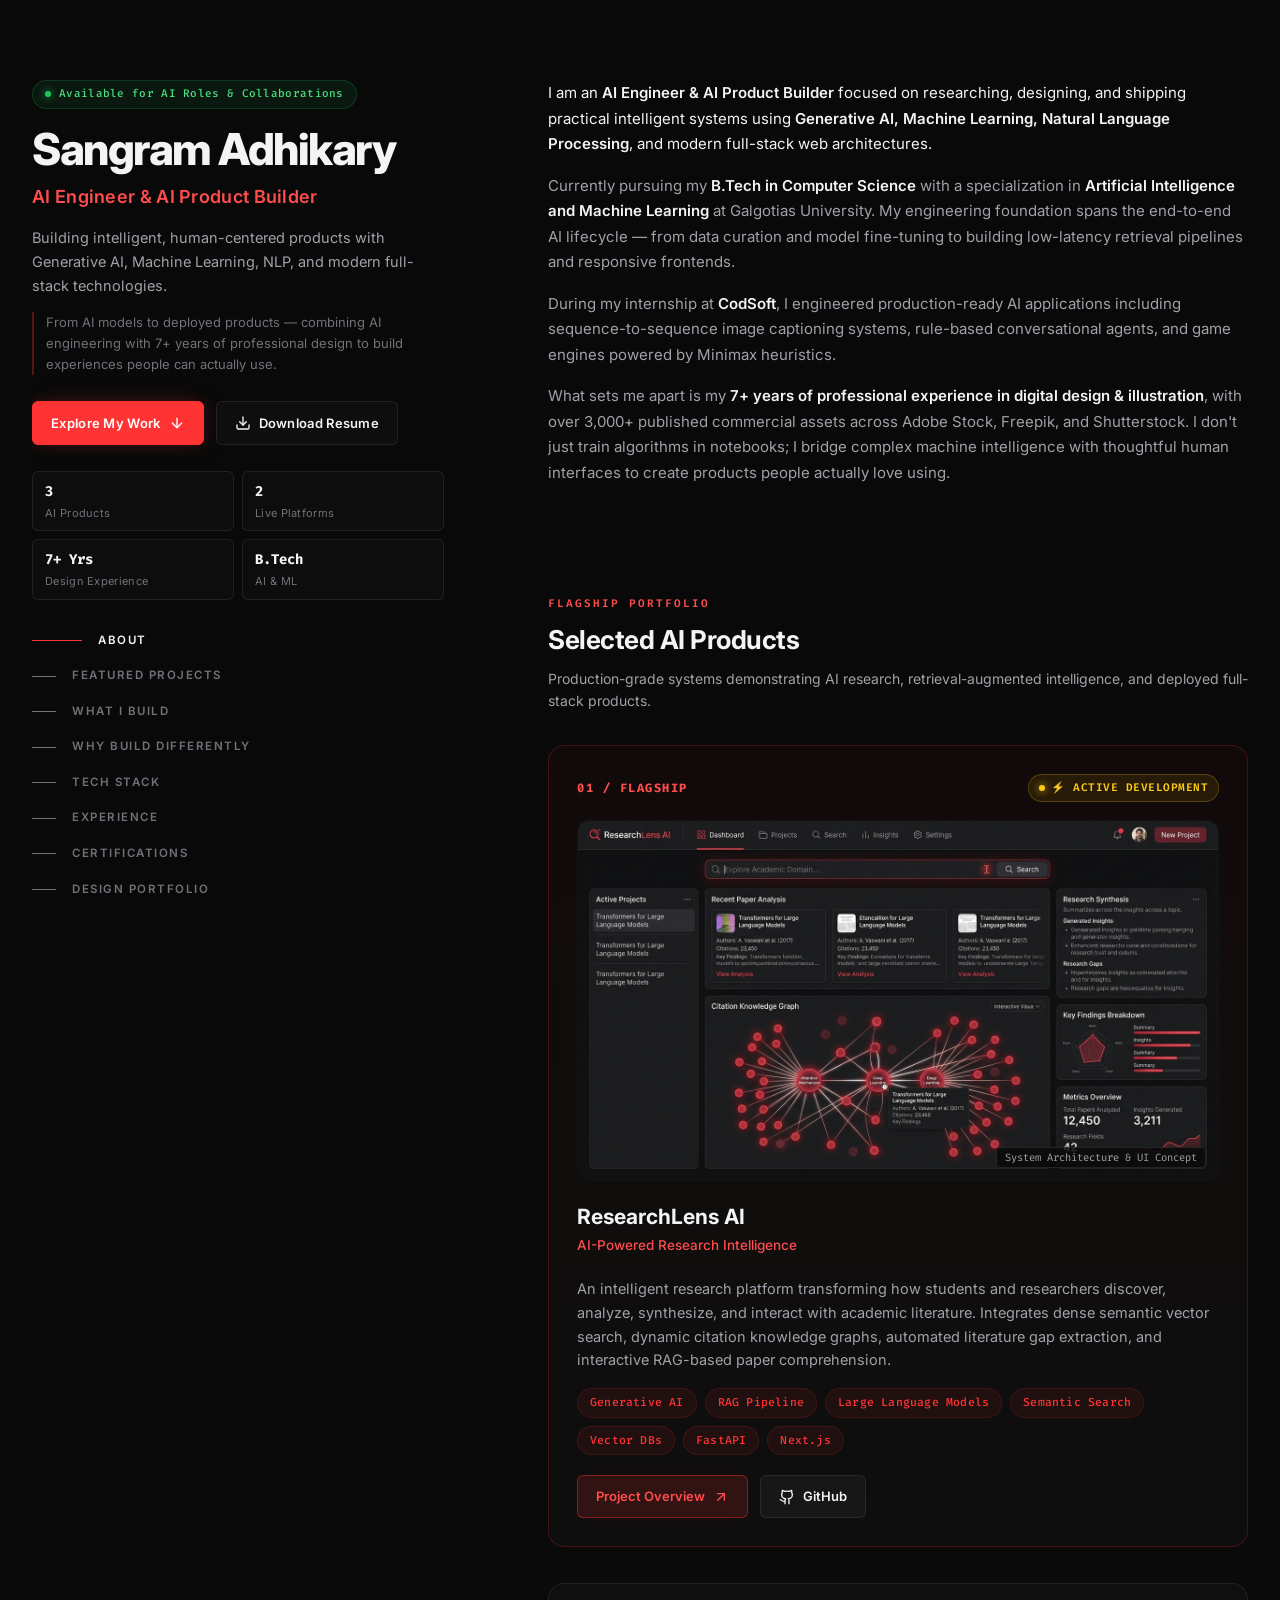
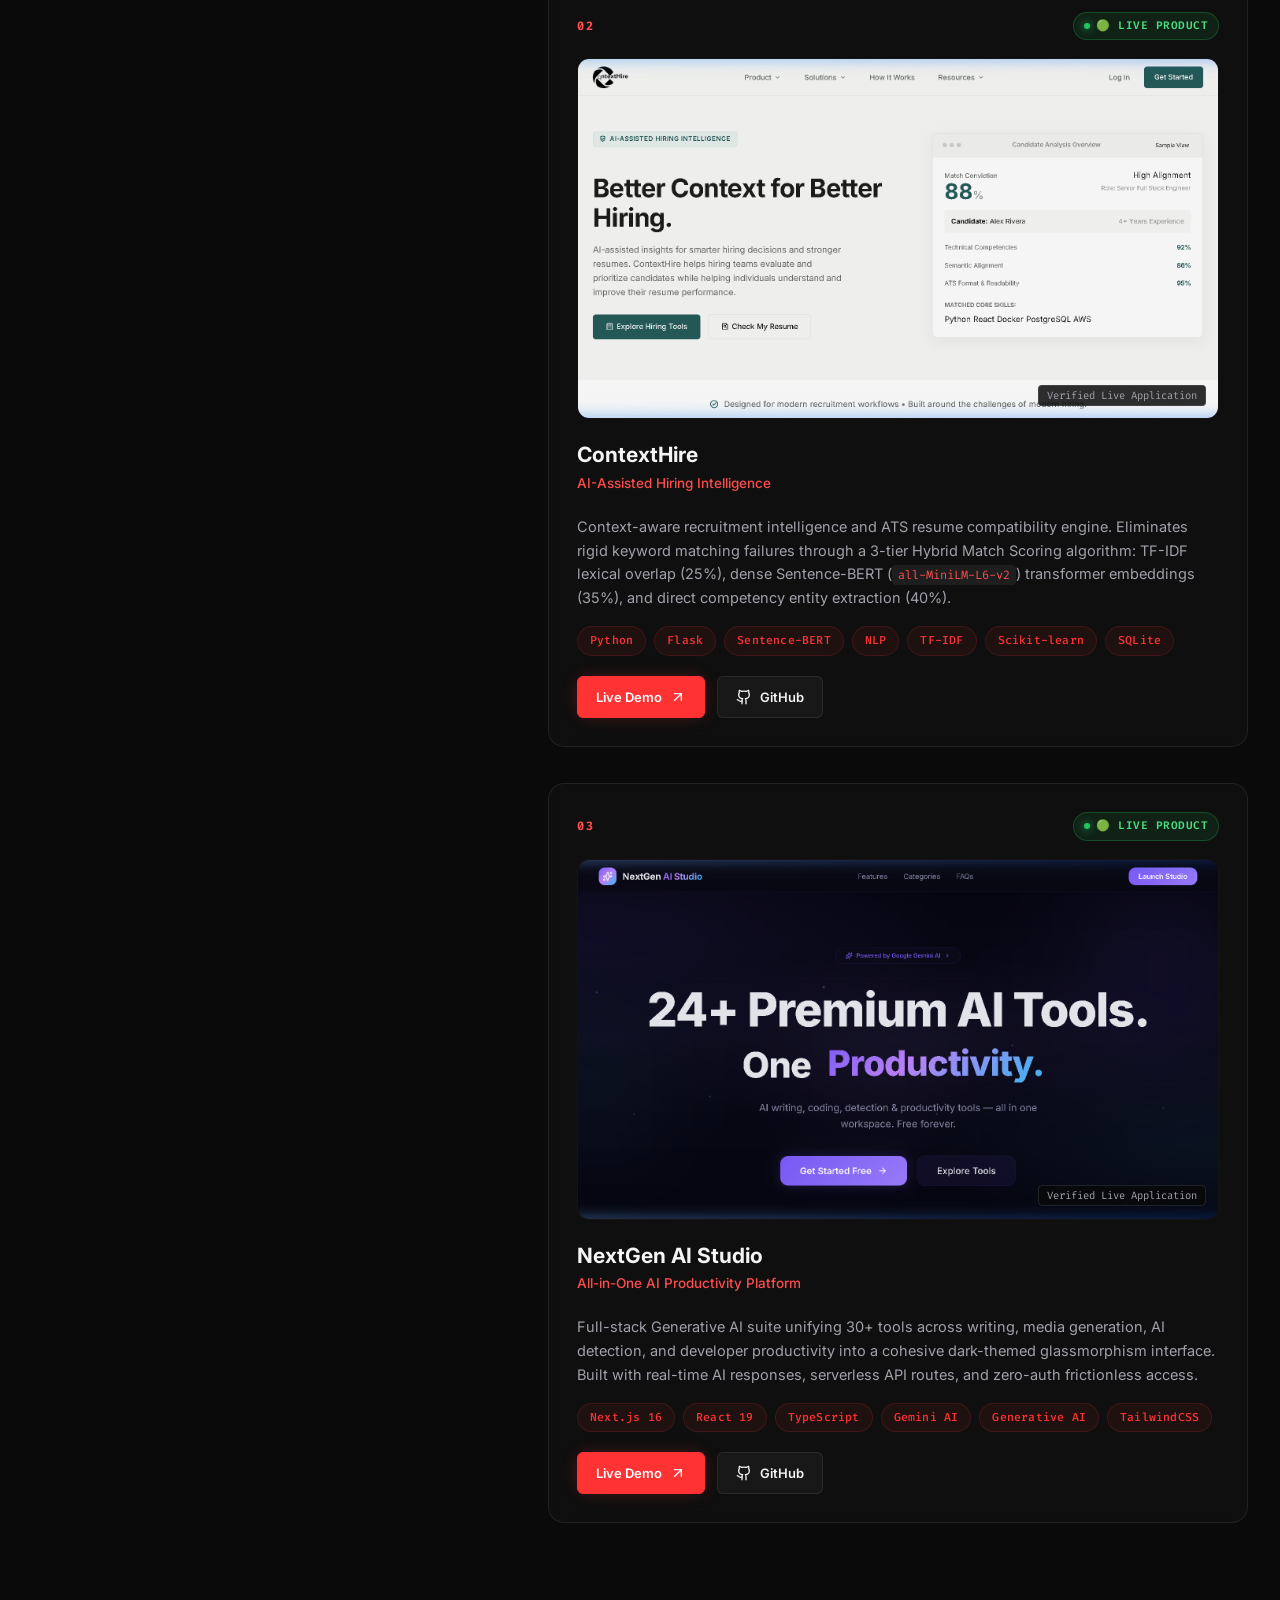
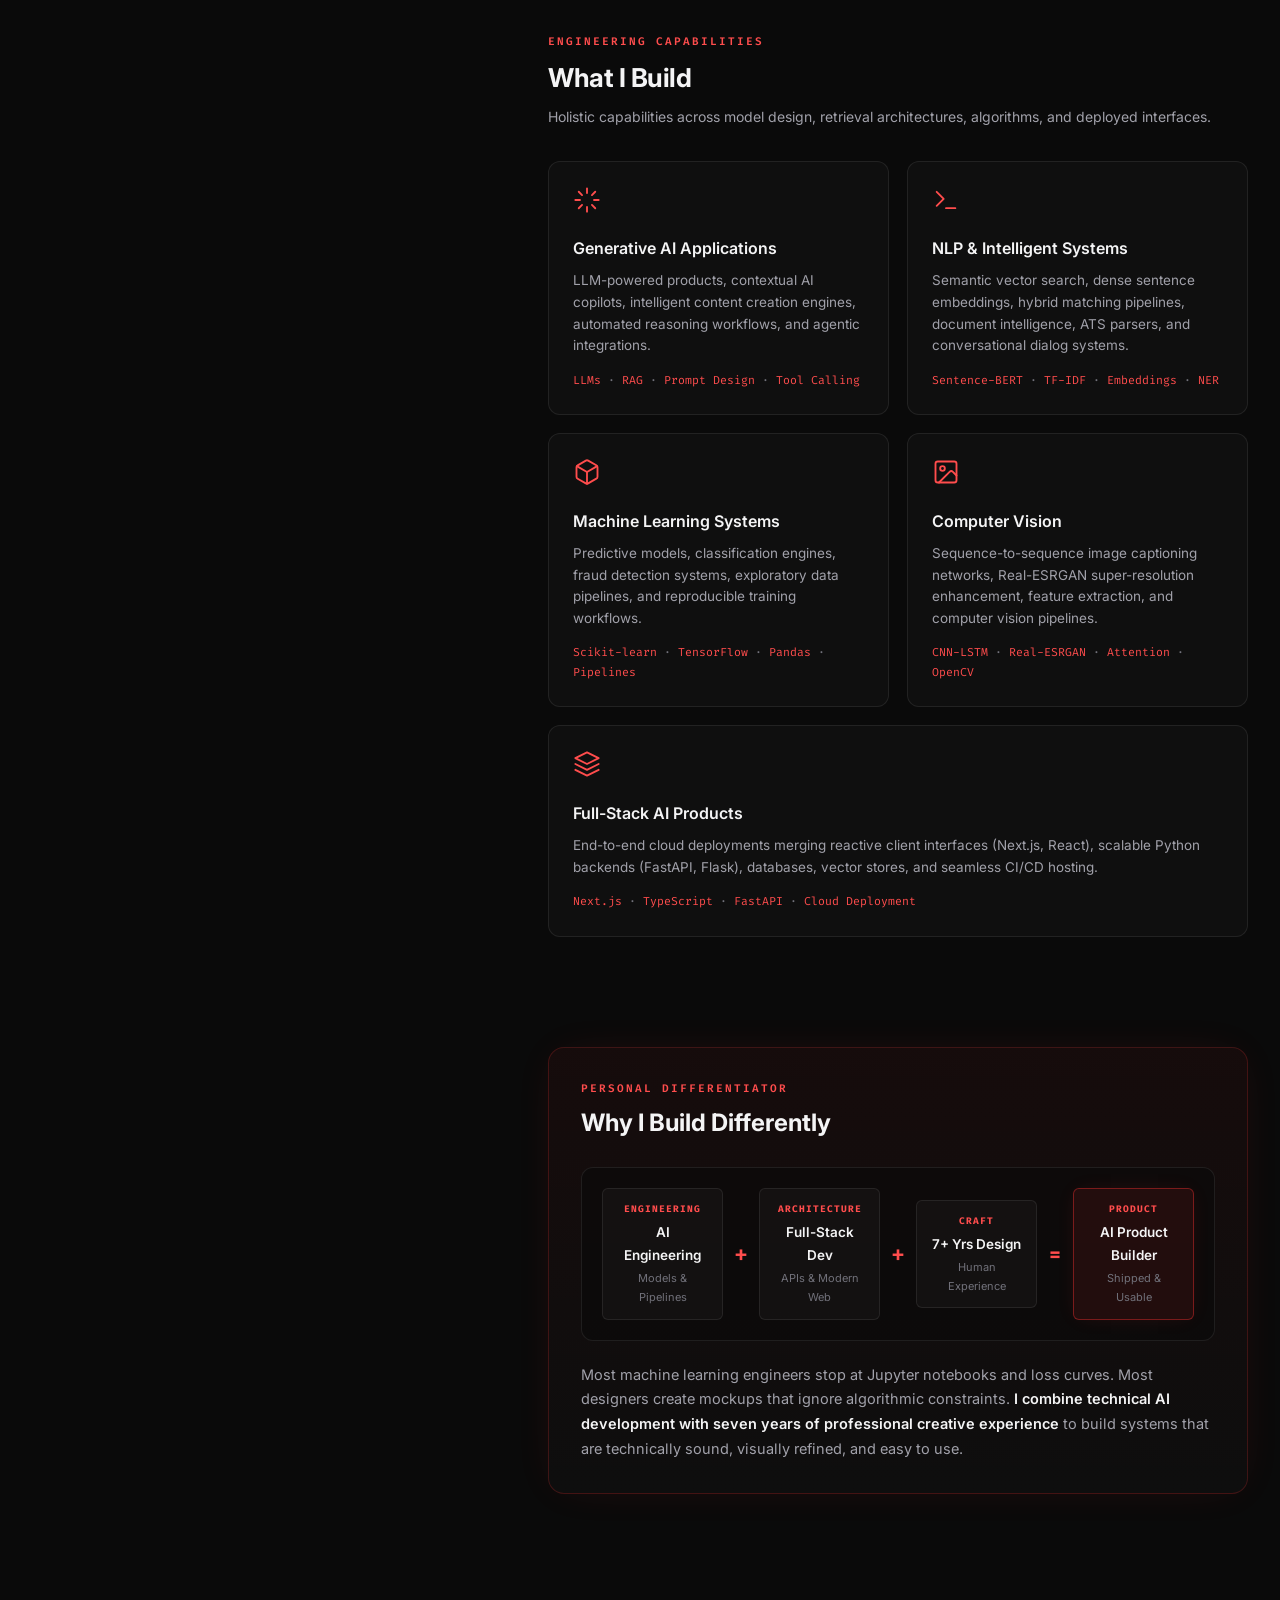
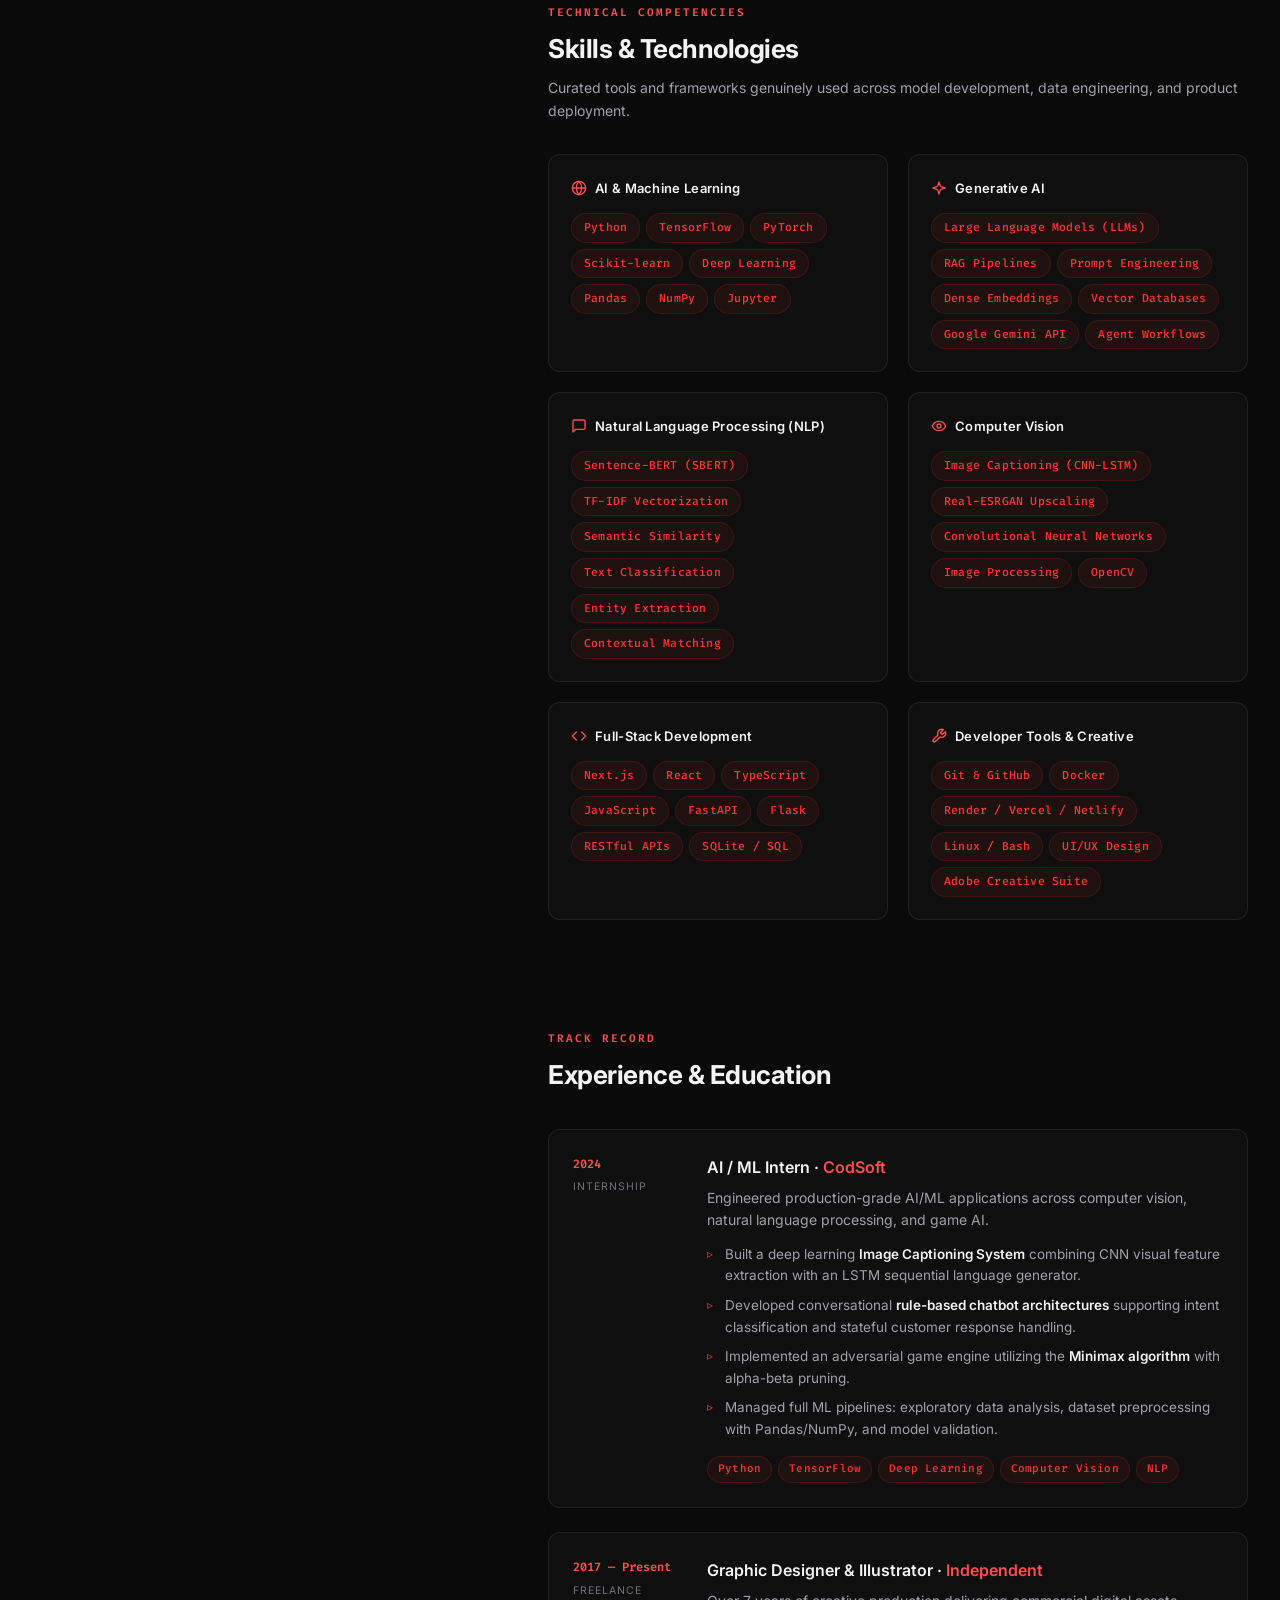
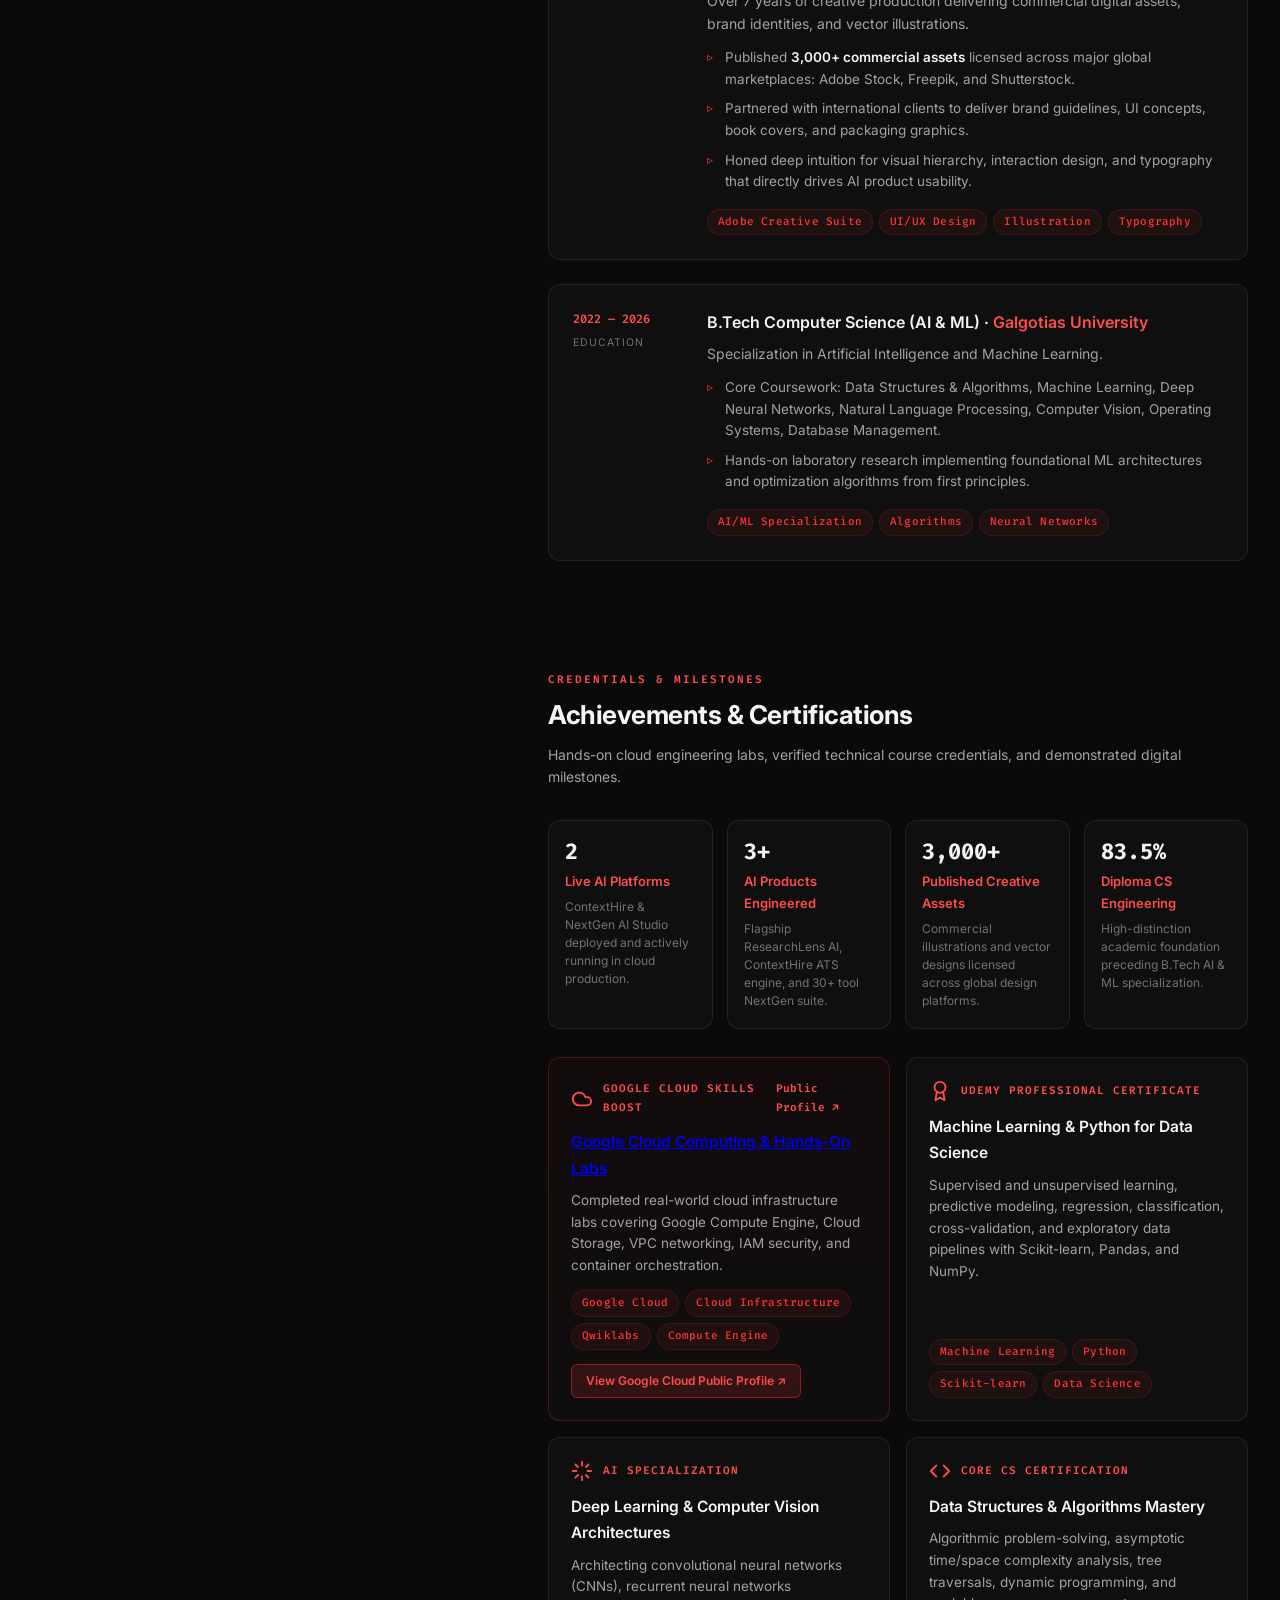
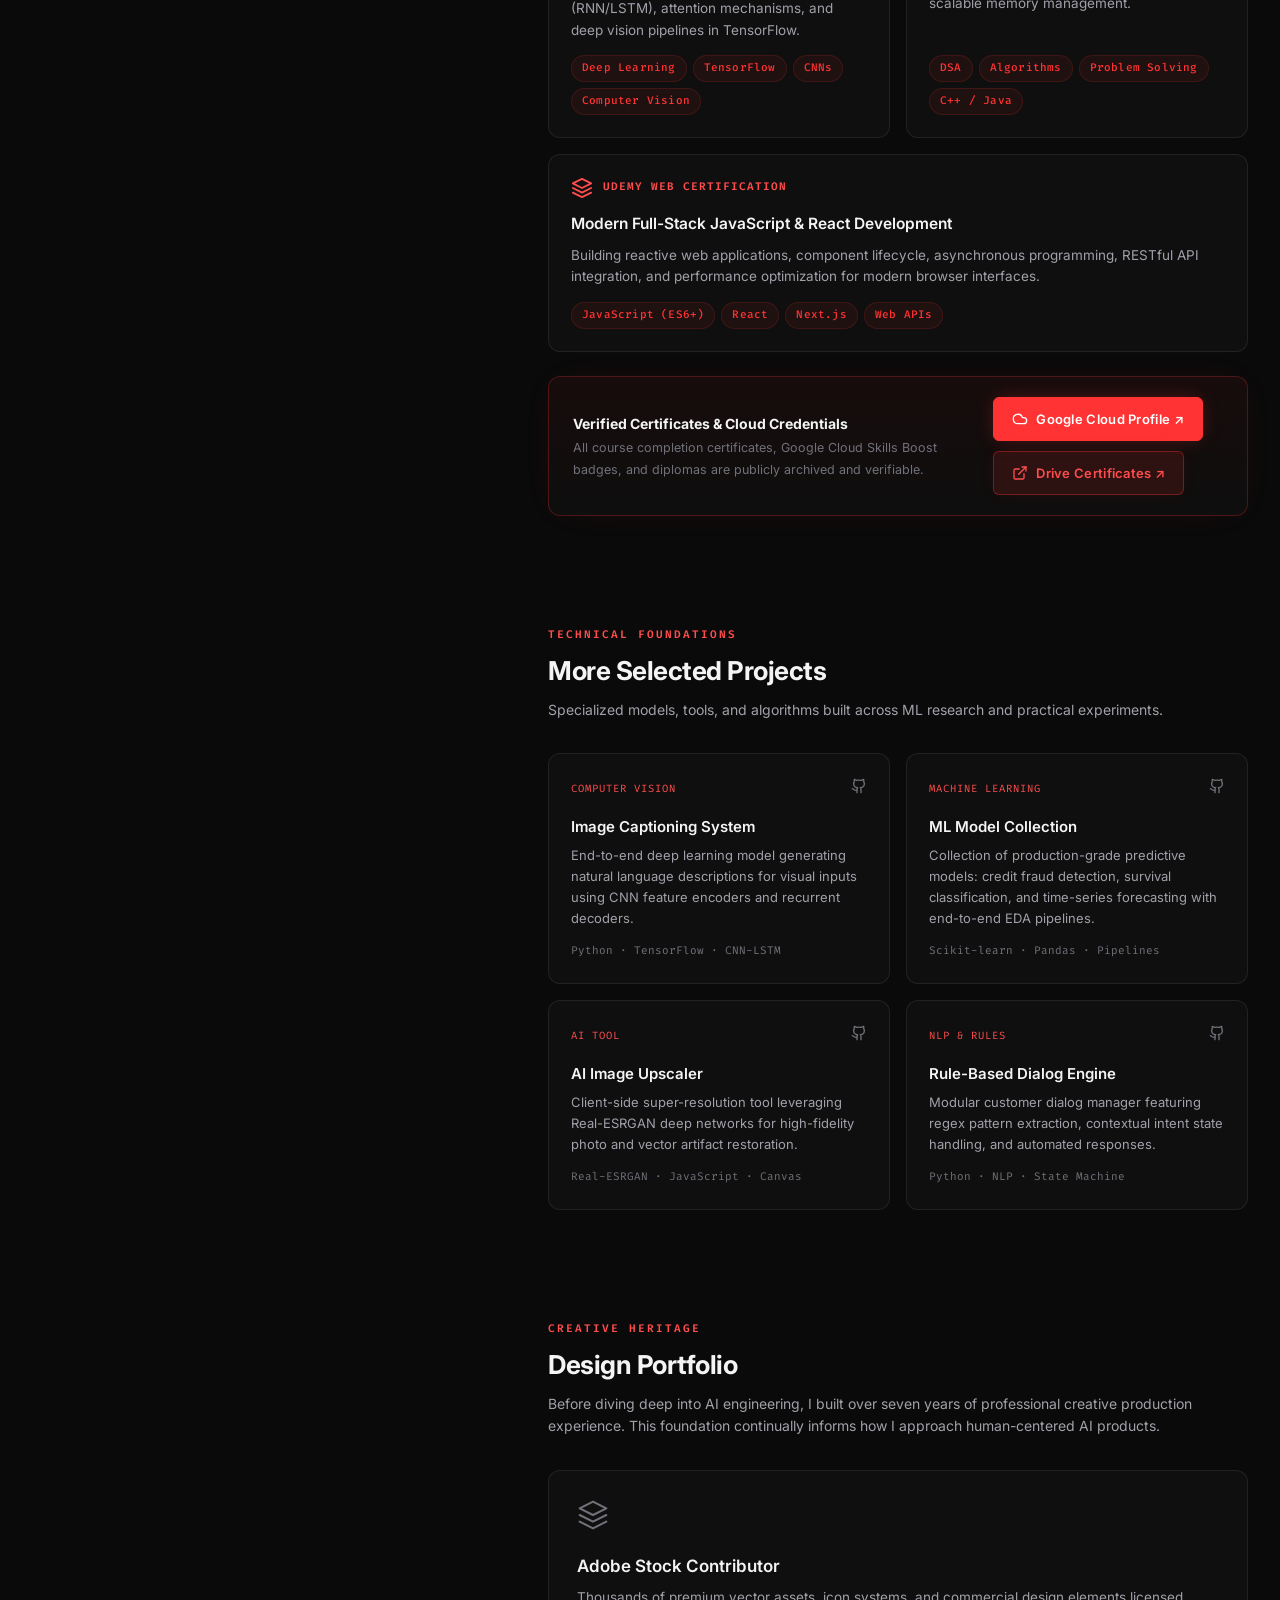
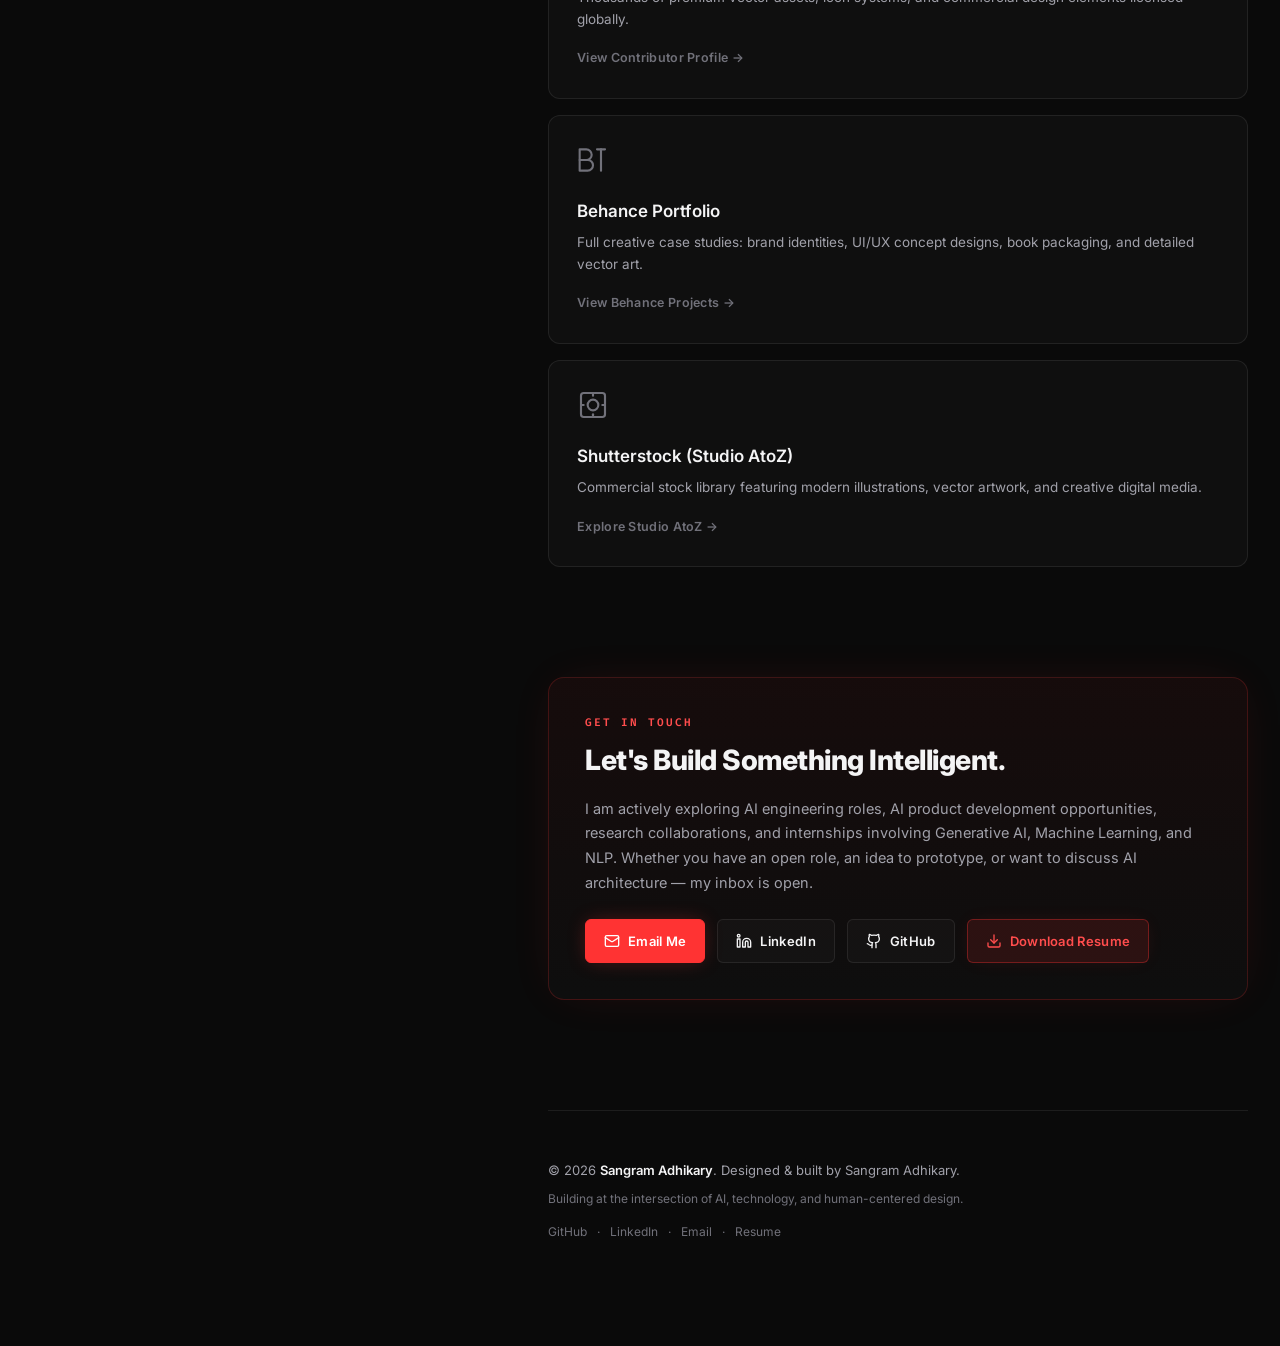
<file: index.html>
<!DOCTYPE html>
<html lang="en">

<head>
  <meta charset="UTF-8" />
  <meta name="viewport" content="width=device-width, initial-scale=1.0" />
  <title>Sangram Adhikary | AI Engineer & AI Product Builder</title>
  <meta name="description"
    content="AI Engineer and AI Product Builder specializing in Generative AI, Machine Learning, NLP, Computer Vision, and full-stack intelligent applications." />
  <meta name="keywords"
    content="AI Engineer, Machine Learning Engineer, Generative AI Developer, NLP Developer, Full Stack AI Developer, Artificial Intelligence Portfolio, Sangram Adhikary" />
  <meta name="author" content="Sangram Adhikary" />

  <!-- Open Graph / Social Preview -->
  <meta property="og:type" content="website" />
  <meta property="og:title" content="Sangram Adhikary | AI Engineer & AI Product Builder" />
  <meta property="og:description"
    content="Building intelligent, human-centered products with Generative AI, Machine Learning, NLP, and modern full-stack technologies." />
  <meta property="og:image" content="assets/nextgen-ai-studio-preview.png" />
  <meta name="twitter:card" content="summary_large_image" />
  <meta name="twitter:title" content="Sangram Adhikary | AI Engineer & AI Product Builder" />
  <meta name="twitter:description"
    content="Building intelligent, human-centered products with Generative AI, Machine Learning, NLP, and modern full-stack technologies." />

  <!-- Fonts & Styles -->
  <link rel="preconnect" href="https://fonts.googleapis.com" />
  <link rel="preconnect" href="https://fonts.gstatic.com" crossorigin />
  <link
    href="https://fonts.googleapis.com/css2?family=Inter:wght@300;400;500;600;700;800&family=Fira+Code:wght@400;500;600&display=swap"
    rel="stylesheet" />
  <link rel="stylesheet" href="style.css" />
</head>

<body>
  <!-- Cursor glow overlay -->
  <div id="cursor-glow" aria-hidden="true"></div>

  <!-- Code rain canvas -->
  <canvas id="code-rain" aria-hidden="true"></canvas>

  <div class="layout">
    <!-- ═══════════════════ LEFT PANEL (Sticky Hero & Nav) ═══════════════════ -->
    <header class="left-panel" id="left-panel">
      <div class="left-panel__top">
        <div class="identity-badge">
          <span class="status-pulse-dot"></span>
          <span>Available for AI Roles &amp; Collaborations</span>
        </div>

        <h1 class="name">Sangram Adhikary</h1>
        <h2 class="title">AI Engineer &amp; AI Product Builder</h2>

        <p class="tagline">
          Building intelligent, human-centered products with Generative AI, Machine Learning, NLP, and modern full-stack technologies.
        </p>

        <p class="philosophy-line">
          From AI models to deployed products — combining AI engineering with 7+ years of professional design to build experiences people can actually use.
        </p>

        <!-- Hero Actions -->
        <div class="hero-actions">
          <a href="#projects" class="btn btn--primary" id="hero-btn-work">
            <span>Explore My Work</span>
            <svg xmlns="http://www.w3.org/2000/svg" width="16" height="16" viewBox="0 0 24 24" fill="none"
              stroke="currentColor" stroke-width="2" stroke-linecap="round" stroke-linejoin="round">
              <line x1="12" y1="5" x2="12" y2="19"></line>
              <polyline points="19 12 12 19 5 12"></polyline>
            </svg>
          </a>
          <a href="resume/Sangram-Adhikary-AI-Engineer-Resume.pdf" target="_blank" rel="noopener noreferrer"
            class="btn btn--secondary" id="hero-btn-resume">
            <svg xmlns="http://www.w3.org/2000/svg" width="16" height="16" viewBox="0 0 24 24" fill="none"
              stroke="currentColor" stroke-width="2" stroke-linecap="round" stroke-linejoin="round">
              <path d="M21 15v4a2 2 0 0 1-2 2H5a2 2 0 0 1-2-2v-4"></path>
              <polyline points="7 10 12 15 17 10"></polyline>
              <line x1="12" y1="15" x2="12" y2="3"></line>
            </svg>
            <span>Download Resume</span>
          </a>
        </div>

        <!-- Hero Subtle Stats -->
        <div class="hero-stats" aria-label="Portfolio highlights">
          <div class="stat-pill">
            <span class="stat-value">3</span>
            <span class="stat-label">AI Products</span>
          </div>
          <div class="stat-pill">
            <span class="stat-value">2</span>
            <span class="stat-label">Live Platforms</span>
          </div>
          <div class="stat-pill">
            <span class="stat-value">7+ Yrs</span>
            <span class="stat-label">Design Experience</span>
          </div>
          <div class="stat-pill">
            <span class="stat-value">B.Tech</span>
            <span class="stat-label">AI &amp; ML</span>
          </div>
        </div>
      </div>

      <!-- Navigation Links -->
      <nav class="nav" aria-label="Main navigation">
        <a href="#about" class="nav__link active" data-section="about">
          <span class="nav__indicator"></span>
          <span class="nav__text">About</span>
        </a>
        <a href="#projects" class="nav__link" data-section="projects">
          <span class="nav__indicator"></span>
          <span class="nav__text">Featured Projects</span>
        </a>
        <a href="#capabilities" class="nav__link" data-section="capabilities">
          <span class="nav__indicator"></span>
          <span class="nav__text">What I Build</span>
        </a>
        <a href="#differentiator" class="nav__link" data-section="differentiator">
          <span class="nav__indicator"></span>
          <span class="nav__text">Why Build Differently</span>
        </a>
        <a href="#skills" class="nav__link" data-section="skills">
          <span class="nav__indicator"></span>
          <span class="nav__text">Tech Stack</span>
        </a>
        <a href="#experience" class="nav__link" data-section="experience">
          <span class="nav__indicator"></span>
          <span class="nav__text">Experience</span>
        </a>
        <a href="#certifications" class="nav__link" data-section="certifications">
          <span class="nav__indicator"></span>
          <span class="nav__text">Certifications</span>
        </a>
        <a href="#portfolio" class="nav__link" data-section="portfolio">
          <span class="nav__indicator"></span>
          <span class="nav__text">Design Portfolio</span>
        </a>
        <a href="#contact" class="nav__link" data-section="contact">
          <span class="nav__indicator"></span>
          <span class="nav__text">Contact</span>
        </a>

        <!-- Compact Navigation Resume Link -->
        <a href="resume/Sangram-Adhikary-AI-Engineer-Resume.pdf" target="_blank" rel="noopener noreferrer"
          class="nav__resume-btn" id="nav-resume-btn" aria-label="Download Resume PDF">
          <span>Resume ↓</span>
        </a>
      </nav>

      <!-- Social Icons -->
      <div class="socials">
        <a href="https://github.com/SANGRAMADHIKARYsrc" target="_blank" rel="noopener noreferrer" aria-label="GitHub"
          class="social-icon" id="social-github">
          <svg xmlns="http://www.w3.org/2000/svg" width="20" height="20" viewBox="0 0 24 24" fill="none"
            stroke="currentColor" stroke-width="1.6" stroke-linecap="round" stroke-linejoin="round">
            <path
              d="M15 22v-4a4.8 4.8 0 0 0-1-3.5c3 0 6-2 6-5.5.08-1.25-.27-2.48-1-3.5.28-1.15.28-2.35 0-3.5 0 0-1 0-3 1.5-2.64-.5-5.36-.5-8 0C6 2 5 2 5 2c-.3 1.15-.3 2.35 0 3.5A5.403 5.403 0 0 0 4 9c0 3.5 3 5.5 6 5.5-.39.49-.68 1.05-.85 1.65-.17.6-.22 1.23-.15 1.85v4" />
            <path d="M9 18c-4.51 2-5-2-7-2" />
          </svg>
        </a>
        <a href="https://www.linkedin.com/in/sangramadhikary/" target="_blank" rel="noopener noreferrer"
          aria-label="LinkedIn" class="social-icon" id="social-linkedin">
          <svg xmlns="http://www.w3.org/2000/svg" width="20" height="20" viewBox="0 0 24 24" fill="none"
            stroke="currentColor" stroke-width="1.6" stroke-linecap="round" stroke-linejoin="round">
            <path d="M16 8a6 6 0 0 1 6 6v7h-4v-7a2 2 0 0 0-2-2 2 2 0 0 0-2 2v7h-4v-7a6 6 0 0 1 6-6z" />
            <rect width="4" height="12" x="2" y="9" />
            <circle cx="4" cy="4" r="2" />
          </svg>
        </a>
        <a href="https://mail.google.com/mail/?view=cm&fs=1&to=sangramadhikary900@gmail.com" target="_blank" rel="noopener noreferrer" aria-label="Email" class="social-icon" id="social-email">
          <svg xmlns="http://www.w3.org/2000/svg" width="20" height="20" viewBox="0 0 24 24" fill="none"
            stroke="currentColor" stroke-width="1.6" stroke-linecap="round" stroke-linejoin="round">
            <rect width="20" height="16" x="2" y="4" rx="2" />
            <path d="m22 7-8.97 5.7a1.94 1.94 0 0 1-2.06 0L2 7" />
          </svg>
        </a>
        <a href="https://www.behance.net/sangramadhikary01" target="_blank" rel="noopener noreferrer"
          aria-label="Behance" class="social-icon" id="social-behance">
          <svg xmlns="http://www.w3.org/2000/svg" width="20" height="20" viewBox="0 0 24 24" fill="none"
            stroke="currentColor" stroke-width="1.6" stroke-linecap="round" stroke-linejoin="round">
            <path d="M2 12h6a4 4 0 0 1 0 8H2z" />
            <path d="M2 4h5a4 4 0 0 1 0 8H2z" />
            <path d="M15 4h6" />
            <path d="M18 4v16" />
          </svg>
        </a>
      </div>
    </header>

    <!-- ═══════════════════ RIGHT PANEL (Scrolling Content) ═══════════════════ -->
    <main class="right-panel" id="content">

      <!-- ── 01. ABOUT ── -->
      <section id="about" class="section" aria-label="About me">
        <div class="section__header-mobile">
          <h2 class="section__title-mobile">About</h2>
        </div>
        <div class="section__content">
          <p class="lead-text">
            I am an <strong>AI Engineer &amp; AI Product Builder</strong> focused on researching, designing, and shipping practical intelligent systems using <strong>Generative AI, Machine Learning, Natural Language Processing</strong>, and modern full-stack web architectures.
          </p>
          <p>
            Currently pursuing my <strong>B.Tech in Computer Science</strong> with a specialization in <strong>Artificial Intelligence and Machine Learning</strong> at Galgotias University. My engineering foundation spans the end-to-end AI lifecycle — from data curation and model fine-tuning to building low-latency retrieval pipelines and responsive frontends.
          </p>
          <p>
            During my internship at <strong>CodSoft</strong>, I engineered production-ready AI applications including sequence-to-sequence image captioning systems, rule-based conversational agents, and game engines powered by Minimax heuristics.
          </p>
          <p>
            What sets me apart is my <strong>7+ years of professional experience in digital design &amp; illustration</strong>, with over 3,000+ published commercial assets across Adobe Stock, Freepik, and Shutterstock. I don't just train algorithms in notebooks; I bridge complex machine intelligence with thoughtful human interfaces to create products people actually love using.
          </p>
        </div>
      </section>

      <!-- ── 02. FEATURED PROJECTS (FLAGSHIP TRIO) ── -->
      <section id="projects" class="section" aria-label="Featured Projects">
        <div class="section__header-mobile">
          <h2 class="section__title-mobile">Featured Projects</h2>
        </div>

        <div class="section-title-wrap">
          <span class="section-eyebrow">Flagship Portfolio</span>
          <h2 class="section-heading">Selected AI Products</h2>
          <p class="section-subtext">
            Production-grade systems demonstrating AI research, retrieval-augmented intelligence, and deployed full-stack products.
          </p>
        </div>

        <div class="flagship-projects">

          <!-- PROJECT 01 — RESEARCHLENS AI (FLAGSHIP) -->
          <article class="flagship-card flagship-card--primary" id="proj-researchlens">
            <div class="flagship-card__header">
              <span class="project-num">01 / FLAGSHIP</span>
              <div class="status-badge status-badge--active">
                <span class="status-badge__dot"></span>
                <span>⚡ ACTIVE DEVELOPMENT</span>
              </div>
            </div>

            <div class="flagship-card__media">
              <a href="projects/researchlens-ai/" aria-label="Explore ResearchLens AI Overview">
                <img src="assets/researchlens-preview.jpg" alt="ResearchLens AI Intelligence Platform Dashboard Mockup"
                  loading="lazy" class="flagship-card__img" />
                <div class="media-overlay">
                  <span class="media-badge">System Architecture &amp; UI Concept</span>
                </div>
              </a>
            </div>

            <div class="flagship-card__body">
              <div class="title-row">
                <h3 class="flagship-card__title">
                  <a href="projects/researchlens-ai/">ResearchLens AI</a>
                </h3>
                <span class="flagship-card__tagline">AI-Powered Research Intelligence</span>
              </div>

              <p class="flagship-card__desc">
                An intelligent research platform transforming how students and researchers discover, analyze, synthesize, and interact with academic literature. Integrates dense semantic vector search, dynamic citation knowledge graphs, automated literature gap extraction, and interactive RAG-based paper comprehension.
              </p>

              <div class="flagship-card__tech">
                <span class="tag">Generative AI</span>
                <span class="tag">RAG Pipeline</span>
                <span class="tag">Large Language Models</span>
                <span class="tag">Semantic Search</span>
                <span class="tag">Vector DBs</span>
                <span class="tag">FastAPI</span>
                <span class="tag">Next.js</span>
              </div>

              <div class="flagship-card__actions">
                <a href="projects/researchlens-ai/" class="action-btn action-btn--featured" id="btn-researchlens-overview">
                  <span>Project Overview</span>
                  <svg xmlns="http://www.w3.org/2000/svg" width="16" height="16" viewBox="0 0 24 24" fill="none"
                    stroke="currentColor" stroke-width="2" stroke-linecap="round" stroke-linejoin="round">
                    <line x1="7" y1="17" x2="17" y2="7" />
                    <polyline points="7 7 17 7 17 17" />
                  </svg>
                </a>
                <a href="https://github.com/SANGRAMADHIKARYsrc" target="_blank" rel="noopener noreferrer"
                  class="action-btn action-btn--secondary" id="btn-researchlens-github">
                  <svg xmlns="http://www.w3.org/2000/svg" width="16" height="16" viewBox="0 0 24 24" fill="none"
                    stroke="currentColor" stroke-width="2" stroke-linecap="round" stroke-linejoin="round">
                    <path
                      d="M15 22v-4a4.8 4.8 0 0 0-1-3.5c3 0 6-2 6-5.5.08-1.25-.27-2.48-1-3.5.28-1.15.28-2.35 0-3.5 0 0-1 0-3 1.5-2.64-.5-5.36-.5-8 0C6 2 5 2 5 2c-.3 1.15-.3 2.35 0 3.5A5.403 5.403 0 0 0 4 9c0 3.5 3 5.5 6 5.5-.39.49-.68 1.05-.85 1.65-.17.6-.22 1.23-.15 1.85v4" />
                    <path d="M9 18c-4.51 2-5-2-7-2" />
                  </svg>
                  <span>GitHub</span>
                </a>
              </div>
            </div>
          </article>

          <!-- PROJECT 02 — CONTEXTHIRE -->
          <article class="flagship-card" id="proj-contexthire">
            <div class="flagship-card__header">
              <span class="project-num">02</span>
              <div class="status-badge status-badge--live">
                <span class="status-badge__dot"></span>
                <span>🟢 LIVE PRODUCT</span>
              </div>
            </div>

            <div class="flagship-card__media">
              <a href="https://contexthire.onrender.com/" target="_blank" rel="noopener noreferrer"
                aria-label="Open ContextHire Live Application">
                <img src="assets/contexthire-preview.png" alt="ContextHire AI Candidate Screening Platform Dashboard"
                  loading="lazy" class="flagship-card__img" />
                <div class="media-overlay">
                  <span class="media-badge">Verified Live Application</span>
                </div>
              </a>
            </div>

            <div class="flagship-card__body">
              <div class="title-row">
                <h3 class="flagship-card__title">
                  <a href="https://contexthire.onrender.com/" target="_blank" rel="noopener noreferrer">ContextHire</a>
                </h3>
                <span class="flagship-card__tagline">AI-Assisted Hiring Intelligence</span>
              </div>

              <p class="flagship-card__desc">
                Context-aware recruitment intelligence and ATS resume compatibility engine. Eliminates rigid keyword matching failures through a 3-tier Hybrid Match Scoring algorithm: TF-IDF lexical overlap (25%), dense Sentence-BERT (<code class="code-inline">all-MiniLM-L6-v2</code>) transformer embeddings (35%), and direct competency entity extraction (40%).
              </p>

              <div class="flagship-card__tech">
                <span class="tag">Python</span>
                <span class="tag">Flask</span>
                <span class="tag">Sentence-BERT</span>
                <span class="tag">NLP</span>
                <span class="tag">TF-IDF</span>
                <span class="tag">Scikit-learn</span>
                <span class="tag">SQLite</span>
              </div>

              <div class="flagship-card__actions">
                <a href="https://contexthire.onrender.com/" target="_blank" rel="noopener noreferrer"
                  class="action-btn action-btn--primary" id="btn-contexthire-live">
                  <span>Live Demo</span>
                  <svg xmlns="http://www.w3.org/2000/svg" width="16" height="16" viewBox="0 0 24 24" fill="none"
                    stroke="currentColor" stroke-width="2" stroke-linecap="round" stroke-linejoin="round">
                    <line x1="7" y1="17" x2="17" y2="7" />
                    <polyline points="7 7 17 7 17 17" />
                  </svg>
                </a>
                <a href="https://github.com/SANGRAMADHIKARYsrc/ContextHire" target="_blank" rel="noopener noreferrer"
                  class="action-btn action-btn--secondary" id="btn-contexthire-github">
                  <svg xmlns="http://www.w3.org/2000/svg" width="16" height="16" viewBox="0 0 24 24" fill="none"
                    stroke="currentColor" stroke-width="2" stroke-linecap="round" stroke-linejoin="round">
                    <path
                      d="M15 22v-4a4.8 4.8 0 0 0-1-3.5c3 0 6-2 6-5.5.08-1.25-.27-2.48-1-3.5.28-1.15.28-2.35 0-3.5 0 0-1 0-3 1.5-2.64-.5-5.36-.5-8 0C6 2 5 2 5 2c-.3 1.15-.3 2.35 0 3.5A5.403 5.403 0 0 0 4 9c0 3.5 3 5.5 6 5.5-.39.49-.68 1.05-.85 1.65-.17.6-.22 1.23-.15 1.85v4" />
                    <path d="M9 18c-4.51 2-5-2-7-2" />
                  </svg>
                  <span>GitHub</span>
                </a>
              </div>
            </div>
          </article>

          <!-- PROJECT 03 — NEXTGEN AI STUDIO -->
          <article class="flagship-card" id="proj-nextgen">
            <div class="flagship-card__header">
              <span class="project-num">03</span>
              <div class="status-badge status-badge--live">
                <span class="status-badge__dot"></span>
                <span>🟢 LIVE PRODUCT</span>
              </div>
            </div>

            <div class="flagship-card__media">
              <a href="https://nextgenaistudio.netlify.app/" target="_blank" rel="noopener noreferrer"
                aria-label="Open NextGen AI Studio Live Application">
                <img src="assets/nextgen-ai-studio-preview.png" alt="NextGen AI Studio Platform Hero Interface"
                  loading="lazy" class="flagship-card__img" />
                <div class="media-overlay">
                  <span class="media-badge">Verified Live Application</span>
                </div>
              </a>
            </div>

            <div class="flagship-card__body">
              <div class="title-row">
                <h3 class="flagship-card__title">
                  <a href="https://nextgenaistudio.netlify.app/" target="_blank" rel="noopener noreferrer">NextGen AI Studio</a>
                </h3>
                <span class="flagship-card__tagline">All-in-One AI Productivity Platform</span>
              </div>

              <p class="flagship-card__desc">
                Full-stack Generative AI suite unifying 30+ tools across writing, media generation, AI detection, and developer productivity into a cohesive dark-themed glassmorphism interface. Built with real-time AI responses, serverless API routes, and zero-auth frictionless access.
              </p>

              <div class="flagship-card__tech">
                <span class="tag">Next.js 16</span>
                <span class="tag">React 19</span>
                <span class="tag">TypeScript</span>
                <span class="tag">Gemini AI</span>
                <span class="tag">Generative AI</span>
                <span class="tag">TailwindCSS</span>
              </div>

              <div class="flagship-card__actions">
                <a href="https://nextgenaistudio.netlify.app/" target="_blank" rel="noopener noreferrer"
                  class="action-btn action-btn--primary" id="btn-nextgen-live">
                  <span>Live Demo</span>
                  <svg xmlns="http://www.w3.org/2000/svg" width="16" height="16" viewBox="0 0 24 24" fill="none"
                    stroke="currentColor" stroke-width="2" stroke-linecap="round" stroke-linejoin="round">
                    <line x1="7" y1="17" x2="17" y2="7" />
                    <polyline points="7 7 17 7 17 17" />
                  </svg>
                </a>
                <a href="https://github.com/SANGRAMADHIKARYsrc/nextgen-ai-studio" target="_blank"
                  rel="noopener noreferrer" class="action-btn action-btn--secondary" id="btn-nextgen-github">
                  <svg xmlns="http://www.w3.org/2000/svg" width="16" height="16" viewBox="0 0 24 24" fill="none"
                    stroke="currentColor" stroke-width="2" stroke-linecap="round" stroke-linejoin="round">
                    <path
                      d="M15 22v-4a4.8 4.8 0 0 0-1-3.5c3 0 6-2 6-5.5.08-1.25-.27-2.48-1-3.5.28-1.15.28-2.35 0-3.5 0 0-1 0-3 1.5-2.64-.5-5.36-.5-8 0C6 2 5 2 5 2c-.3 1.15-.3 2.35 0 3.5A5.403 5.403 0 0 0 4 9c0 3.5 3 5.5 6 5.5-.39.49-.68 1.05-.85 1.65-.17.6-.22 1.23-.15 1.85v4" />
                    <path d="M9 18c-4.51 2-5-2-7-2" />
                  </svg>
                  <span>GitHub</span>
                </a>
              </div>
            </div>
          </article>

        </div>
      </section>

      <!-- ── 03. WHAT I BUILD ── -->
      <section id="capabilities" class="section" aria-label="What I Build">
        <div class="section__header-mobile">
          <h2 class="section__title-mobile">What I Build</h2>
        </div>

        <div class="section-title-wrap">
          <span class="section-eyebrow">Engineering Capabilities</span>
          <h2 class="section-heading">What I Build</h2>
          <p class="section-subtext">
            Holistic capabilities across model design, retrieval architectures, algorithms, and deployed interfaces.
          </p>
        </div>

        <div class="capabilities-grid">
          <div class="capability-card">
            <div class="capability-card__icon">
              <svg xmlns="http://www.w3.org/2000/svg" width="28" height="28" viewBox="0 0 24 24" fill="none"
                stroke="currentColor" stroke-width="1.6" stroke-linecap="round" stroke-linejoin="round">
                <path d="M12 2v4M12 18v4M4.93 4.93l2.83 2.83M16.24 16.24l2.83 2.83M2 12h4M18 12h4M4.93 19.07l2.83-2.83M16.24 7.76l2.83-2.83" />
              </svg>
            </div>
            <h3 class="capability-card__title">Generative AI Applications</h3>
            <p class="capability-card__desc">
              LLM-powered products, contextual AI copilots, intelligent content creation engines, automated reasoning workflows, and agentic integrations.
            </p>
            <div class="capability-card__tags">
              <span>LLMs</span> · <span>RAG</span> · <span>Prompt Design</span> · <span>Tool Calling</span>
            </div>
          </div>

          <div class="capability-card">
            <div class="capability-card__icon">
              <svg xmlns="http://www.w3.org/2000/svg" width="28" height="28" viewBox="0 0 24 24" fill="none"
                stroke="currentColor" stroke-width="1.6" stroke-linecap="round" stroke-linejoin="round">
                <polyline points="4 17 10 11 4 5" />
                <line x1="12" y1="19" x2="20" y2="19" />
              </svg>
            </div>
            <h3 class="capability-card__title">NLP &amp; Intelligent Systems</h3>
            <p class="capability-card__desc">
              Semantic vector search, dense sentence embeddings, hybrid matching pipelines, document intelligence, ATS parsers, and conversational dialog systems.
            </p>
            <div class="capability-card__tags">
              <span>Sentence-BERT</span> · <span>TF-IDF</span> · <span>Embeddings</span> · <span>NER</span>
            </div>
          </div>

          <div class="capability-card">
            <div class="capability-card__icon">
              <svg xmlns="http://www.w3.org/2000/svg" width="28" height="28" viewBox="0 0 24 24" fill="none"
                stroke="currentColor" stroke-width="1.6" stroke-linecap="round" stroke-linejoin="round">
                <path d="M21 16V8a2 2 0 0 0-1-1.73l-7-4a2 2 0 0 0-2 0l-7 4A2 2 0 0 0 3 8v8a2 2 0 0 0 1 1.73l7 4a2 2 0 0 0 2 0l7-4A2 2 0 0 0 21 16z" />
                <polyline points="3.27 6.96 12 12.01 20.73 6.96" />
                <line x1="12" y1="22.08" x2="12" y2="12" />
              </svg>
            </div>
            <h3 class="capability-card__title">Machine Learning Systems</h3>
            <p class="capability-card__desc">
              Predictive models, classification engines, fraud detection systems, exploratory data pipelines, and reproducible training workflows.
            </p>
            <div class="capability-card__tags">
              <span>Scikit-learn</span> · <span>TensorFlow</span> · <span>Pandas</span> · <span>Pipelines</span>
            </div>
          </div>

          <div class="capability-card">
            <div class="capability-card__icon">
              <svg xmlns="http://www.w3.org/2000/svg" width="28" height="28" viewBox="0 0 24 24" fill="none"
                stroke="currentColor" stroke-width="1.6" stroke-linecap="round" stroke-linejoin="round">
                <rect width="18" height="18" x="3" y="3" rx="2" ry="2" />
                <circle cx="9" cy="9" r="2" />
                <path d="m21 15-3.086-3.086a2 2 0 0 0-2.828 0L6 21" />
              </svg>
            </div>
            <h3 class="capability-card__title">Computer Vision</h3>
            <p class="capability-card__desc">
              Sequence-to-sequence image captioning networks, Real-ESRGAN super-resolution enhancement, feature extraction, and computer vision pipelines.
            </p>
            <div class="capability-card__tags">
              <span>CNN-LSTM</span> · <span>Real-ESRGAN</span> · <span>Attention</span> · <span>OpenCV</span>
            </div>
          </div>

          <div class="capability-card capability-card--wide">
            <div class="capability-card__icon">
              <svg xmlns="http://www.w3.org/2000/svg" width="28" height="28" viewBox="0 0 24 24" fill="none"
                stroke="currentColor" stroke-width="1.6" stroke-linecap="round" stroke-linejoin="round">
                <polygon points="12 2 2 7 12 12 22 7 12 2" />
                <polyline points="2 17 12 22 22 17" />
                <polyline points="2 12 12 17 22 12" />
              </svg>
            </div>
            <h3 class="capability-card__title">Full-Stack AI Products</h3>
            <p class="capability-card__desc">
              End-to-end cloud deployments merging reactive client interfaces (Next.js, React), scalable Python backends (FastAPI, Flask), databases, vector stores, and seamless CI/CD hosting.
            </p>
            <div class="capability-card__tags">
              <span>Next.js</span> · <span>TypeScript</span> · <span>FastAPI</span> · <span>Cloud Deployment</span>
            </div>
          </div>
        </div>
      </section>

      <!-- ── 04. WHY I BUILD DIFFERENTLY (DIFFERENTIATOR) ── -->
      <section id="differentiator" class="section" aria-label="Why I Build Differently">
        <div class="section__header-mobile">
          <h2 class="section__title-mobile">Why I Build Differently</h2>
        </div>

        <div class="differentiator-box">
          <span class="section-eyebrow">Personal Differentiator</span>
          <h2 class="differentiator-heading">Why I Build Differently</h2>

          <!-- Formula Graphic -->
          <div class="formula-container" aria-label="Core Formula: AI Engineering + Full-Stack Dev + 7+ Years Design = AI Product Builder">
            <div class="formula-node">
              <span class="formula-tag">ENGINEERING</span>
              <span class="formula-title">AI Engineering</span>
              <span class="formula-sub">Models &amp; Pipelines</span>
            </div>
            <span class="formula-operator">+</span>
            <div class="formula-node">
              <span class="formula-tag">ARCHITECTURE</span>
              <span class="formula-title">Full-Stack Dev</span>
              <span class="formula-sub">APIs &amp; Modern Web</span>
            </div>
            <span class="formula-operator">+</span>
            <div class="formula-node">
              <span class="formula-tag">CRAFT</span>
              <span class="formula-title">7+ Yrs Design</span>
              <span class="formula-sub">Human Experience</span>
            </div>
            <span class="formula-operator">=</span>
            <div class="formula-node formula-node--result">
              <span class="formula-tag">PRODUCT</span>
              <span class="formula-title">AI Product Builder</span>
              <span class="formula-sub">Shipped &amp; Usable</span>
            </div>
          </div>

          <p class="differentiator-text">
            Most machine learning engineers stop at Jupyter notebooks and loss curves. Most designers create mockups that ignore algorithmic constraints. <strong>I combine technical AI development with seven years of professional creative experience</strong> to build systems that are technically sound, visually refined, and easy to use.
          </p>
        </div>
      </section>

      <!-- ── 05. TECH STACK (CATEGORIZED SKILLS) ── -->
      <section id="skills" class="section" aria-label="Tech Stack">
        <div class="section__header-mobile">
          <h2 class="section__title-mobile">Tech Stack</h2>
        </div>

        <div class="section-title-wrap">
          <span class="section-eyebrow">Technical Competencies</span>
          <h2 class="section-heading">Skills &amp; Technologies</h2>
          <p class="section-subtext">
            Curated tools and frameworks genuinely used across model development, data engineering, and product deployment.
          </p>
        </div>

        <div class="categorized-skills">
          <!-- 1. AI & Machine Learning -->
          <div class="skill-group">
            <h3 class="skill-group__title">
              <svg xmlns="http://www.w3.org/2000/svg" width="16" height="16" viewBox="0 0 24 24" fill="none"
                stroke="currentColor" stroke-width="2" stroke-linecap="round" stroke-linejoin="round">
                <circle cx="12" cy="12" r="10" />
                <path d="M12 2a14.5 14.5 0 0 0 0 20 14.5 14.5 0 0 0 0-20" />
                <path d="M2 12h20" />
              </svg>
              <span>AI &amp; Machine Learning</span>
            </h3>
            <div class="skill-chips">
              <span class="tag">Python</span>
              <span class="tag">TensorFlow</span>
              <span class="tag">PyTorch</span>
              <span class="tag">Scikit-learn</span>
              <span class="tag">Deep Learning</span>
              <span class="tag">Pandas</span>
              <span class="tag">NumPy</span>
              <span class="tag">Jupyter</span>
            </div>
          </div>

          <!-- 2. Generative AI -->
          <div class="skill-group">
            <h3 class="skill-group__title">
              <svg xmlns="http://www.w3.org/2000/svg" width="16" height="16" viewBox="0 0 24 24" fill="none"
                stroke="currentColor" stroke-width="2" stroke-linecap="round" stroke-linejoin="round">
                <path d="m12 3-1.912 5.813a2 2 0 0 1-1.275 1.275L3 12l5.813 1.912a2 2 0 0 1 1.275 1.275L12 21l1.912-5.813a2 2 0 0 1 1.275-1.275L21 12l-5.813-1.912a2 2 0 0 1-1.275-1.275L12 3Z" />
              </svg>
              <span>Generative AI</span>
            </h3>
            <div class="skill-chips">
              <span class="tag">Large Language Models (LLMs)</span>
              <span class="tag">RAG Pipelines</span>
              <span class="tag">Prompt Engineering</span>
              <span class="tag">Dense Embeddings</span>
              <span class="tag">Vector Databases</span>
              <span class="tag">Google Gemini API</span>
              <span class="tag">Agent Workflows</span>
            </div>
          </div>

          <!-- 3. NLP -->
          <div class="skill-group">
            <h3 class="skill-group__title">
              <svg xmlns="http://www.w3.org/2000/svg" width="16" height="16" viewBox="0 0 24 24" fill="none"
                stroke="currentColor" stroke-width="2" stroke-linecap="round" stroke-linejoin="round">
                <path d="M21 15a2 2 0 0 1-2 2H7l-4 4V5a2 2 0 0 1 2-2h14a2 2 0 0 1 2 2z" />
              </svg>
              <span>Natural Language Processing (NLP)</span>
            </h3>
            <div class="skill-chips">
              <span class="tag">Sentence-BERT (SBERT)</span>
              <span class="tag">TF-IDF Vectorization</span>
              <span class="tag">Semantic Similarity</span>
              <span class="tag">Text Classification</span>
              <span class="tag">Entity Extraction</span>
              <span class="tag">Contextual Matching</span>
            </div>
          </div>

          <!-- 4. Computer Vision -->
          <div class="skill-group">
            <h3 class="skill-group__title">
              <svg xmlns="http://www.w3.org/2000/svg" width="16" height="16" viewBox="0 0 24 24" fill="none"
                stroke="currentColor" stroke-width="2" stroke-linecap="round" stroke-linejoin="round">
                <path d="M2 12s3-7 10-7 10 7 10 7-3 7-10 7-10-7-10-7Z" />
                <circle cx="12" cy="12" r="3" />
              </svg>
              <span>Computer Vision</span>
            </h3>
            <div class="skill-chips">
              <span class="tag">Image Captioning (CNN-LSTM)</span>
              <span class="tag">Real-ESRGAN Upscaling</span>
              <span class="tag">Convolutional Neural Networks</span>
              <span class="tag">Image Processing</span>
              <span class="tag">OpenCV</span>
            </div>
          </div>

          <!-- 5. Full-Stack Development -->
          <div class="skill-group">
            <h3 class="skill-group__title">
              <svg xmlns="http://www.w3.org/2000/svg" width="16" height="16" viewBox="0 0 24 24" fill="none"
                stroke="currentColor" stroke-width="2" stroke-linecap="round" stroke-linejoin="round">
                <polyline points="16 18 22 12 16 6" />
                <polyline points="8 6 2 12 8 18" />
              </svg>
              <span>Full-Stack Development</span>
            </h3>
            <div class="skill-chips">
              <span class="tag">Next.js</span>
              <span class="tag">React</span>
              <span class="tag">TypeScript</span>
              <span class="tag">JavaScript</span>
              <span class="tag">FastAPI</span>
              <span class="tag">Flask</span>
              <span class="tag">RESTful APIs</span>
              <span class="tag">SQLite / SQL</span>
            </div>
          </div>

          <!-- 6. Developer Tools & Creative -->
          <div class="skill-group">
            <h3 class="skill-group__title">
              <svg xmlns="http://www.w3.org/2000/svg" width="16" height="16" viewBox="0 0 24 24" fill="none"
                stroke="currentColor" stroke-width="2" stroke-linecap="round" stroke-linejoin="round">
                <path d="M14.7 6.3a1 1 0 0 0 0 1.4l1.6 1.6a1 1 0 0 0 1.4 0l3.77-3.77a6 6 0 0 1-7.94 7.94l-6.91 6.91a2.12 2.12 0 0 1-3-3l6.91-6.91a6 6 0 0 1 7.94-7.94l-3.76 3.76z" />
              </svg>
              <span>Developer Tools &amp; Creative</span>
            </h3>
            <div class="skill-chips">
              <span class="tag">Git &amp; GitHub</span>
              <span class="tag">Docker</span>
              <span class="tag">Render / Vercel / Netlify</span>
              <span class="tag">Linux / Bash</span>
              <span class="tag">UI/UX Design</span>
              <span class="tag">Adobe Creative Suite</span>
            </div>
          </div>
        </div>
      </section>

      <!-- ── 06. EXPERIENCE ── -->
      <section id="experience" class="section" aria-label="Experience">
        <div class="section__header-mobile">
          <h2 class="section__title-mobile">Experience</h2>
        </div>

        <div class="section-title-wrap">
          <span class="section-eyebrow">Track Record</span>
          <h2 class="section-heading">Experience &amp; Education</h2>
        </div>

        <div class="experience-list">

          <!-- EXP 1: CODSOFT -->
          <article class="exp-card" id="exp-codsoft">
            <div class="exp-card__period">
              <span class="exp-card__date">2024</span>
              <span class="exp-card__type">Internship</span>
            </div>
            <div class="exp-card__main">
              <h3 class="exp-card__role">
                AI / ML Intern · <span class="exp-card__company">CodSoft</span>
              </h3>
              <p class="exp-card__summary">
                Engineered production-grade AI/ML applications across computer vision, natural language processing, and game AI.
              </p>
              <ul class="exp-card__bullets">
                <li>Built a deep learning <strong>Image Captioning System</strong> combining CNN visual feature extraction with an LSTM sequential language generator.</li>
                <li>Developed conversational <strong>rule-based chatbot architectures</strong> supporting intent classification and stateful customer response handling.</li>
                <li>Implemented an adversarial game engine utilizing the <strong>Minimax algorithm</strong> with alpha-beta pruning.</li>
                <li>Managed full ML pipelines: exploratory data analysis, dataset preprocessing with Pandas/NumPy, and model validation.</li>
              </ul>
              <div class="exp-card__tags">
                <span class="tag tag--small">Python</span>
                <span class="tag tag--small">TensorFlow</span>
                <span class="tag tag--small">Deep Learning</span>
                <span class="tag tag--small">Computer Vision</span>
                <span class="tag tag--small">NLP</span>
              </div>
            </div>
          </article>

          <!-- EXP 2: FREELANCE DESIGN -->
          <article class="exp-card" id="exp-freelance">
            <div class="exp-card__period">
              <span class="exp-card__date">2017 — Present</span>
              <span class="exp-card__type">Freelance</span>
            </div>
            <div class="exp-card__main">
              <h3 class="exp-card__role">
                Graphic Designer &amp; Illustrator · <span class="exp-card__company">Independent</span>
              </h3>
              <p class="exp-card__summary">
                Over 7 years of creative production delivering commercial digital assets, brand identities, and vector illustrations.
              </p>
              <ul class="exp-card__bullets">
                <li>Published <strong>3,000+ commercial assets</strong> licensed across major global marketplaces: Adobe Stock, Freepik, and Shutterstock.</li>
                <li>Partnered with international clients to deliver brand guidelines, UI concepts, book covers, and packaging graphics.</li>
                <li>Honed deep intuition for visual hierarchy, interaction design, and typography that directly drives AI product usability.</li>
              </ul>
              <div class="exp-card__tags">
                <span class="tag tag--small">Adobe Creative Suite</span>
                <span class="tag tag--small">UI/UX Design</span>
                <span class="tag tag--small">Illustration</span>
                <span class="tag tag--small">Typography</span>
              </div>
            </div>
          </article>

          <!-- EXP 3: EDUCATION -->
          <article class="exp-card" id="exp-education">
            <div class="exp-card__period">
              <span class="exp-card__date">2022 — 2026</span>
              <span class="exp-card__type">Education</span>
            </div>
            <div class="exp-card__main">
              <h3 class="exp-card__role">
                B.Tech Computer Science (AI &amp; ML) · <span class="exp-card__company">Galgotias University</span>
              </h3>
              <p class="exp-card__summary">
                Specialization in Artificial Intelligence and Machine Learning.
              </p>
              <ul class="exp-card__bullets">
                <li>Core Coursework: Data Structures &amp; Algorithms, Machine Learning, Deep Neural Networks, Natural Language Processing, Computer Vision, Operating Systems, Database Management.</li>
                <li>Hands-on laboratory research implementing foundational ML architectures and optimization algorithms from first principles.</li>
              </ul>
              <div class="exp-card__tags">
                <span class="tag tag--small">AI/ML Specialization</span>
                <span class="tag tag--small">Algorithms</span>
                <span class="tag tag--small">Neural Networks</span>
              </div>
            </div>
          </article>

        </div>
      </section>

      <!-- ── 07. ACHIEVEMENTS & CERTIFICATIONS ── -->
      <section id="certifications" class="section" aria-label="Achievements and Certifications">
        <div class="section__header-mobile">
          <h2 class="section__title-mobile">Certifications &amp; Achievements</h2>
        </div>

        <div class="section-title-wrap">
          <span class="section-eyebrow">Credentials &amp; Milestones</span>
          <h2 class="section-heading">Achievements &amp; Certifications</h2>
          <p class="section-subtext">
            Hands-on cloud engineering labs, verified technical course credentials, and demonstrated digital milestones.
          </p>
        </div>

        <!-- Key Achievements Metric Grid -->
        <div class="achievements-grid">
          <div class="achievement-metric-card">
            <span class="achievement-metric-value">2</span>
            <span class="achievement-metric-title">Live AI Platforms</span>
            <p class="achievement-metric-desc">ContextHire &amp; NextGen AI Studio deployed and actively running in cloud production.</p>
          </div>

          <div class="achievement-metric-card">
            <span class="achievement-metric-value">3+</span>
            <span class="achievement-metric-title">AI Products Engineered</span>
            <p class="achievement-metric-desc">Flagship ResearchLens AI, ContextHire ATS engine, and 30+ tool NextGen suite.</p>
          </div>

          <div class="achievement-metric-card">
            <span class="achievement-metric-value">3,000+</span>
            <span class="achievement-metric-title">Published Creative Assets</span>
            <p class="achievement-metric-desc">Commercial illustrations and vector designs licensed across global design platforms.</p>
          </div>

          <div class="achievement-metric-card">
            <span class="achievement-metric-value">83.5%</span>
            <span class="achievement-metric-title">Diploma CS Engineering</span>
            <p class="achievement-metric-desc">High-distinction academic foundation preceding B.Tech AI &amp; ML specialization.</p>
          </div>
        </div>

        <!-- Certifications Cards Grid -->
        <div class="certifications-grid">
          <!-- 1. Google Cloud Labs & Badges -->
          <div class="cert-card cert-card--highlight">
            <div class="cert-card__top">
              <div class="cert-card__badge-icon">
                <svg xmlns="http://www.w3.org/2000/svg" width="22" height="22" viewBox="0 0 24 24" fill="none"
                  stroke="currentColor" stroke-width="2" stroke-linecap="round" stroke-linejoin="round">
                  <path d="M17.5 19H9a7 7 0 1 1 6.71-9h1.79a4.5 4.5 0 1 1 0 9Z" />
                </svg>
              </div>
              <span class="cert-card__org">Google Cloud Skills Boost</span>
              <a href="https://www.skills.google/public_profiles/fc4dbe32-6a8c-4cf0-8932-90ddbb0bfea5"
                target="_blank" rel="noopener noreferrer" class="cert-card__verify-link" aria-label="View Google Cloud Profile">
                <span>Public Profile ↗</span>
              </a>
            </div>
            <h3 class="cert-card__title">
              <a href="https://www.skills.google/public_profiles/fc4dbe32-6a8c-4cf0-8932-90ddbb0bfea5"
                target="_blank" rel="noopener noreferrer">Google Cloud Computing &amp; Hands-On Labs</a>
            </h3>
            <p class="cert-card__desc">
              Completed real-world cloud infrastructure labs covering Google Compute Engine, Cloud Storage, VPC networking, IAM security, and container orchestration.
            </p>
            <div class="cert-card__tags">
              <span class="tag tag--small">Google Cloud</span>
              <span class="tag tag--small">Cloud Infrastructure</span>
              <span class="tag tag--small">Qwiklabs</span>
              <span class="tag tag--small">Compute Engine</span>
            </div>
            <div style="margin-top: 14px;">
              <a href="https://www.skills.google/public_profiles/fc4dbe32-6a8c-4cf0-8932-90ddbb0bfea5"
                target="_blank" rel="noopener noreferrer" class="action-btn action-btn--featured" style="padding: 6px 14px; font-size: 12px;">
                <span>View Google Cloud Public Profile ↗</span>
              </a>
            </div>
          </div>

          <!-- 2. Machine Learning & Data Science (Udemy) -->
          <div class="cert-card">
            <div class="cert-card__top">
              <div class="cert-card__badge-icon">
                <svg xmlns="http://www.w3.org/2000/svg" width="22" height="22" viewBox="0 0 24 24" fill="none"
                  stroke="currentColor" stroke-width="2" stroke-linecap="round" stroke-linejoin="round">
                  <circle cx="12" cy="8" r="6" />
                  <path d="M15.477 12.89 17 22l-5-3-5 3 1.523-9.11" />
                </svg>
              </div>
              <span class="cert-card__org">Udemy Professional Certificate</span>
            </div>
            <h3 class="cert-card__title">Machine Learning &amp; Python for Data Science</h3>
            <p class="cert-card__desc">
              Supervised and unsupervised learning, predictive modeling, regression, classification, cross-validation, and exploratory data pipelines with Scikit-learn, Pandas, and NumPy.
            </p>
            <div class="cert-card__tags">
              <span class="tag tag--small">Machine Learning</span>
              <span class="tag tag--small">Python</span>
              <span class="tag tag--small">Scikit-learn</span>
              <span class="tag tag--small">Data Science</span>
            </div>
          </div>

          <!-- 3. Deep Learning & Neural Networks -->
          <div class="cert-card">
            <div class="cert-card__top">
              <div class="cert-card__badge-icon">
                <svg xmlns="http://www.w3.org/2000/svg" width="22" height="22" viewBox="0 0 24 24" fill="none"
                  stroke="currentColor" stroke-width="2" stroke-linecap="round" stroke-linejoin="round">
                  <path d="M12 2v4M12 18v4M4.93 4.93l2.83 2.83M16.24 16.24l2.83 2.83M2 12h4M18 12h4M4.93 19.07l2.83-2.83M16.24 7.76l2.83-2.83" />
                </svg>
              </div>
              <span class="cert-card__org">AI Specialization</span>
            </div>
            <h3 class="cert-card__title">Deep Learning &amp; Computer Vision Architectures</h3>
            <p class="cert-card__desc">
              Architecting convolutional neural networks (CNNs), recurrent neural networks (RNN/LSTM), attention mechanisms, and deep vision pipelines in TensorFlow.
            </p>
            <div class="cert-card__tags">
              <span class="tag tag--small">Deep Learning</span>
              <span class="tag tag--small">TensorFlow</span>
              <span class="tag tag--small">CNNs</span>
              <span class="tag tag--small">Computer Vision</span>
            </div>
          </div>

          <!-- 4. Data Structures & Algorithms -->
          <div class="cert-card">
            <div class="cert-card__top">
              <div class="cert-card__badge-icon">
                <svg xmlns="http://www.w3.org/2000/svg" width="22" height="22" viewBox="0 0 24 24" fill="none"
                  stroke="currentColor" stroke-width="2" stroke-linecap="round" stroke-linejoin="round">
                  <polyline points="16 18 22 12 16 6" />
                  <polyline points="8 6 2 12 8 18" />
                </svg>
              </div>
              <span class="cert-card__org">Core CS Certification</span>
            </div>
            <h3 class="cert-card__title">Data Structures &amp; Algorithms Mastery</h3>
            <p class="cert-card__desc">
              Algorithmic problem-solving, asymptotic time/space complexity analysis, tree traversals, dynamic programming, and scalable memory management.
            </p>
            <div class="cert-card__tags">
              <span class="tag tag--small">DSA</span>
              <span class="tag tag--small">Algorithms</span>
              <span class="tag tag--small">Problem Solving</span>
              <span class="tag tag--small">C++ / Java</span>
            </div>
          </div>

          <!-- 5. Full-Stack Web Development & Modern JavaScript (Udemy) -->
          <div class="cert-card cert-card--wide">
            <div class="cert-card__top">
              <div class="cert-card__badge-icon">
                <svg xmlns="http://www.w3.org/2000/svg" width="22" height="22" viewBox="0 0 24 24" fill="none"
                  stroke="currentColor" stroke-width="2" stroke-linecap="round" stroke-linejoin="round">
                  <polygon points="12 2 2 7 12 12 22 7 12 2" />
                  <polyline points="2 17 12 22 22 17" />
                  <polyline points="2 12 12 17 22 12" />
                </svg>
              </div>
              <span class="cert-card__org">Udemy Web Certification</span>
            </div>
            <h3 class="cert-card__title">Modern Full-Stack JavaScript &amp; React Development</h3>
            <p class="cert-card__desc">
              Building reactive web applications, component lifecycle, asynchronous programming, RESTful API integration, and performance optimization for modern browser interfaces.
            </p>
            <div class="cert-card__tags">
              <span class="tag tag--small">JavaScript (ES6+)</span>
              <span class="tag tag--small">React</span>
              <span class="tag tag--small">Next.js</span>
              <span class="tag tag--small">Web APIs</span>
            </div>
          </div>
        </div>

        <!-- Verification GDrive Link Callout -->
        <div class="cert-drive-callout">
          <div class="cert-drive-callout__text">
            <span class="cert-drive-callout__title">Verified Certificates &amp; Cloud Credentials</span>
            <p class="cert-drive-callout__desc">All course completion certificates, Google Cloud Skills Boost badges, and diplomas are publicly archived and verifiable.</p>
          </div>
          <div class="cert-drive-callout__actions">
            <a href="https://www.skills.google/public_profiles/fc4dbe32-6a8c-4cf0-8932-90ddbb0bfea5"
              target="_blank" rel="noopener noreferrer" class="btn btn--primary" id="btn-view-gcp">
              <svg xmlns="http://www.w3.org/2000/svg" width="16" height="16" viewBox="0 0 24 24" fill="none"
                stroke="currentColor" stroke-width="2" stroke-linecap="round" stroke-linejoin="round">
                <path d="M17.5 19H9a7 7 0 1 1 6.71-9h1.79a4.5 4.5 0 1 1 0 9Z" />
              </svg>
              <span>Google Cloud Profile ↗</span>
            </a>
            <a href="https://drive.google.com/drive/folders/1hF8_JWZaKJL75Gzsv--RS1RFFxsXtQWP?usp=sharing"
              target="_blank" rel="noopener noreferrer" class="btn btn--resume-highlight" id="btn-view-certs">
              <svg xmlns="http://www.w3.org/2000/svg" width="16" height="16" viewBox="0 0 24 24" fill="none"
                stroke="currentColor" stroke-width="2" stroke-linecap="round" stroke-linejoin="round">
                <path d="M18 13v6a2 2 0 0 1-2 2H5a2 2 0 0 1-2-2V8a2 2 0 0 1 2-2h6"></path>
                <polyline points="15 3 21 3 21 9"></polyline>
                <line x1="10" y1="14" x2="21" y2="3"></line>
              </svg>
              <span>Drive Certificates ↗</span>
            </a>
          </div>
        </div>
      </section>

      <!-- ── 08. MORE SELECTED PROJECTS ── -->
      <section id="more-projects" class="section" aria-label="More Selected Projects">
        <div class="section__header-mobile">
          <h2 class="section__title-mobile">More Projects</h2>
        </div>

        <div class="section-title-wrap">
          <span class="section-eyebrow">Technical Foundations</span>
          <h2 class="section-heading">More Selected Projects</h2>
          <p class="section-subtext">
            Specialized models, tools, and algorithms built across ML research and practical experiments.
          </p>
        </div>

        <div class="more-projects-grid">
          <!-- CARD 1: Image Captioning -->
          <div class="mini-card" id="proj-captioning">
            <div class="mini-card__top">
              <span class="mini-card__tag">Computer Vision</span>
              <a href="https://github.com/SANGRAMADHIKARYsrc" target="_blank" rel="noopener noreferrer"
                class="mini-card__link" aria-label="GitHub Repository">
                <svg xmlns="http://www.w3.org/2000/svg" width="16" height="16" viewBox="0 0 24 24" fill="none"
                  stroke="currentColor" stroke-width="2" stroke-linecap="round" stroke-linejoin="round">
                  <path
                    d="M15 22v-4a4.8 4.8 0 0 0-1-3.5c3 0 6-2 6-5.5.08-1.25-.27-2.48-1-3.5.28-1.15.28-2.35 0-3.5 0 0-1 0-3 1.5-2.64-.5-5.36-.5-8 0C6 2 5 2 5 2c-.3 1.15-.3 2.35 0 3.5A5.403 5.403 0 0 0 4 9c0 3.5 3 5.5 6 5.5-.39.49-.68 1.05-.85 1.65-.17.6-.22 1.23-.15 1.85v4" />
                  <path d="M9 18c-4.51 2-5-2-7-2" />
                </svg>
              </a>
            </div>
            <h3 class="mini-card__title">Image Captioning System</h3>
            <p class="mini-card__desc">
              End-to-end deep learning model generating natural language descriptions for visual inputs using CNN feature encoders and recurrent decoders.
            </p>
            <div class="mini-card__tech">
              <span>Python</span> · <span>TensorFlow</span> · <span>CNN-LSTM</span>
            </div>
          </div>

          <!-- CARD 2: ML Model Collection -->
          <div class="mini-card" id="proj-ml-models">
            <div class="mini-card__top">
              <span class="mini-card__tag">Machine Learning</span>
              <a href="https://github.com/SANGRAMADHIKARYsrc" target="_blank" rel="noopener noreferrer"
                class="mini-card__link" aria-label="GitHub Repository">
                <svg xmlns="http://www.w3.org/2000/svg" width="16" height="16" viewBox="0 0 24 24" fill="none"
                  stroke="currentColor" stroke-width="2" stroke-linecap="round" stroke-linejoin="round">
                  <path
                    d="M15 22v-4a4.8 4.8 0 0 0-1-3.5c3 0 6-2 6-5.5.08-1.25-.27-2.48-1-3.5.28-1.15.28-2.35 0-3.5 0 0-1 0-3 1.5-2.64-.5-5.36-.5-8 0C6 2 5 2 5 2c-.3 1.15-.3 2.35 0 3.5A5.403 5.403 0 0 0 4 9c0 3.5 3 5.5 6 5.5-.39.49-.68 1.05-.85 1.65-.17.6-.22 1.23-.15 1.85v4" />
                  <path d="M9 18c-4.51 2-5-2-7-2" />
                </svg>
              </a>
            </div>
            <h3 class="mini-card__title">ML Model Collection</h3>
            <p class="mini-card__desc">
              Collection of production-grade predictive models: credit fraud detection, survival classification, and time-series forecasting with end-to-end EDA pipelines.
            </p>
            <div class="mini-card__tech">
              <span>Scikit-learn</span> · <span>Pandas</span> · <span>Pipelines</span>
            </div>
          </div>

          <!-- CARD 3: AI Image Upscaler -->
          <div class="mini-card" id="proj-upscaler">
            <div class="mini-card__top">
              <span class="mini-card__tag">AI Tool</span>
              <a href="https://github.com/SANGRAMADHIKARYsrc" target="_blank" rel="noopener noreferrer"
                class="mini-card__link" aria-label="GitHub Repository">
                <svg xmlns="http://www.w3.org/2000/svg" width="16" height="16" viewBox="0 0 24 24" fill="none"
                  stroke="currentColor" stroke-width="2" stroke-linecap="round" stroke-linejoin="round">
                  <path
                    d="M15 22v-4a4.8 4.8 0 0 0-1-3.5c3 0 6-2 6-5.5.08-1.25-.27-2.48-1-3.5.28-1.15.28-2.35 0-3.5 0 0-1 0-3 1.5-2.64-.5-5.36-.5-8 0C6 2 5 2 5 2c-.3 1.15-.3 2.35 0 3.5A5.403 5.403 0 0 0 4 9c0 3.5 3 5.5 6 5.5-.39.49-.68 1.05-.85 1.65-.17.6-.22 1.23-.15 1.85v4" />
                  <path d="M9 18c-4.51 2-5-2-7-2" />
                </svg>
              </a>
            </div>
            <h3 class="mini-card__title">AI Image Upscaler</h3>
            <p class="mini-card__desc">
              Client-side super-resolution tool leveraging Real-ESRGAN deep networks for high-fidelity photo and vector artifact restoration.
            </p>
            <div class="mini-card__tech">
              <span>Real-ESRGAN</span> · <span>JavaScript</span> · <span>Canvas</span>
            </div>
          </div>

          <!-- CARD 4: Rule-Based Chatbot -->
          <div class="mini-card" id="proj-chatbot">
            <div class="mini-card__top">
              <span class="mini-card__tag">NLP &amp; Rules</span>
              <a href="https://github.com/SANGRAMADHIKARYsrc" target="_blank" rel="noopener noreferrer"
                class="mini-card__link" aria-label="GitHub Repository">
                <svg xmlns="http://www.w3.org/2000/svg" width="16" height="16" viewBox="0 0 24 24" fill="none"
                  stroke="currentColor" stroke-width="2" stroke-linecap="round" stroke-linejoin="round">
                  <path
                    d="M15 22v-4a4.8 4.8 0 0 0-1-3.5c3 0 6-2 6-5.5.08-1.25-.27-2.48-1-3.5.28-1.15.28-2.35 0-3.5 0 0-1 0-3 1.5-2.64-.5-5.36-.5-8 0C6 2 5 2 5 2c-.3 1.15-.3 2.35 0 3.5A5.403 5.403 0 0 0 4 9c0 3.5 3 5.5 6 5.5-.39.49-.68 1.05-.85 1.65-.17.6-.22 1.23-.15 1.85v4" />
                  <path d="M9 18c-4.51 2-5-2-7-2" />
                </svg>
              </a>
            </div>
            <h3 class="mini-card__title">Rule-Based Dialog Engine</h3>
            <p class="mini-card__desc">
              Modular customer dialog manager featuring regex pattern extraction, contextual intent state handling, and automated responses.
            </p>
            <div class="mini-card__tech">
              <span>Python</span> · <span>NLP</span> · <span>State Machine</span>
            </div>
          </div>
        </div>
      </section>

      <!-- ── 08. DESIGN PORTFOLIO ── -->
      <section id="portfolio" class="section" aria-label="Design Portfolio">
        <div class="section__header-mobile">
          <h2 class="section__title-mobile">Design Portfolio</h2>
        </div>

        <div class="section-title-wrap">
          <span class="section-eyebrow">Creative Heritage</span>
          <h2 class="section-heading">Design Portfolio</h2>
          <p class="section-subtext">
            Before diving deep into AI engineering, I built over seven years of professional creative production experience. This foundation continually informs how I approach human-centered AI products.
          </p>
        </div>

        <div class="portfolio-grid">
          <a href="https://stock.adobe.com/contributor/213463872/EDGE_STUDIO" target="_blank"
            rel="noopener noreferrer" class="portfolio-card" id="port-adobe">
            <div class="portfolio-card__icon">
              <svg xmlns="http://www.w3.org/2000/svg" width="32" height="32" viewBox="0 0 24 24" fill="none"
                stroke="currentColor" stroke-width="1.6" stroke-linecap="round" stroke-linejoin="round">
                <polygon points="12 2 2 7 12 12 22 7 12 2" />
                <polyline points="2 17 12 22 22 17" />
                <polyline points="2 12 12 17 22 12" />
              </svg>
            </div>
            <h3 class="portfolio-card__title">Adobe Stock Contributor</h3>
            <p class="portfolio-card__description">
              Thousands of premium vector assets, icon systems, and commercial design elements licensed globally.
            </p>
            <span class="portfolio-card__cta">View Contributor Profile →</span>
          </a>

          <a href="https://www.behance.net/sangramadhikary01" target="_blank" rel="noopener noreferrer"
            class="portfolio-card" id="port-behance">
            <div class="portfolio-card__icon">
              <svg xmlns="http://www.w3.org/2000/svg" width="32" height="32" viewBox="0 0 24 24" fill="none"
                stroke="currentColor" stroke-width="1.6" stroke-linecap="round" stroke-linejoin="round">
                <path d="M2 12h6a4 4 0 0 1 0 8H2z" />
                <path d="M2 4h5a4 4 0 0 1 0 8H2z" />
                <path d="M15 4h6" />
                <path d="M18 4v16" />
              </svg>
            </div>
            <h3 class="portfolio-card__title">Behance Portfolio</h3>
            <p class="portfolio-card__description">
              Full creative case studies: brand identities, UI/UX concept designs, book packaging, and detailed vector art.
            </p>
            <span class="portfolio-card__cta">View Behance Projects →</span>
          </a>

          <a href="https://www.shutterstock.com/g/Studio_AtoZ" target="_blank" rel="noopener noreferrer"
            class="portfolio-card" id="port-shutterstock">
            <div class="portfolio-card__icon">
              <svg xmlns="http://www.w3.org/2000/svg" width="32" height="32" viewBox="0 0 24 24" fill="none"
                stroke="currentColor" stroke-width="1.6" stroke-linecap="round" stroke-linejoin="round">
                <rect width="18" height="18" x="3" y="3" rx="2" />
                <circle cx="12" cy="12" r="4" />
                <path d="M3 12h2" />
                <path d="M19 12h2" />
                <path d="M12 3v2" />
                <path d="M12 19v2" />
              </svg>
            </div>
            <h3 class="portfolio-card__title">Shutterstock (Studio AtoZ)</h3>
            <p class="portfolio-card__description">
              Commercial stock library featuring modern illustrations, vector artwork, and creative digital media.
            </p>
            <span class="portfolio-card__cta">Explore Studio AtoZ →</span>
          </a>
        </div>
      </section>

      <!-- ── 09. CONTACT SECTION ── -->
      <section id="contact" class="section" aria-label="Contact">
        <div class="section__header-mobile">
          <h2 class="section__title-mobile">Contact</h2>
        </div>

        <div class="contact-card">
          <span class="section-eyebrow">Get in Touch</span>
          <h2 class="contact-heading">Let's Build Something Intelligent.</h2>
          <p class="contact-desc">
            I am actively exploring AI engineering roles, AI product development opportunities, research collaborations, and internships involving Generative AI, Machine Learning, and NLP. Whether you have an open role, an idea to prototype, or want to discuss AI architecture — my inbox is open.
          </p>

          <div class="contact-actions">
            <a href="https://mail.google.com/mail/?view=cm&fs=1&to=sangramadhikary900@gmail.com" target="_blank" rel="noopener noreferrer" class="btn btn--primary" id="contact-btn-email">
              <svg xmlns="http://www.w3.org/2000/svg" width="16" height="16" viewBox="0 0 24 24" fill="none"
                stroke="currentColor" stroke-width="2" stroke-linecap="round" stroke-linejoin="round">
                <rect width="20" height="16" x="2" y="4" rx="2" />
                <path d="m22 7-8.97 5.7a1.94 1.94 0 0 1-2.06 0L2 7" />
              </svg>
              <span>Email Me</span>
            </a>

            <a href="https://www.linkedin.com/in/sangramadhikary/" target="_blank" rel="noopener noreferrer"
              class="btn btn--secondary" id="contact-btn-linkedin">
              <svg xmlns="http://www.w3.org/2000/svg" width="16" height="16" viewBox="0 0 24 24" fill="none"
                stroke="currentColor" stroke-width="2" stroke-linecap="round" stroke-linejoin="round">
                <path d="M16 8a6 6 0 0 1 6 6v7h-4v-7a2 2 0 0 0-2-2 2 2 0 0 0-2 2v7h-4v-7a6 6 0 0 1 6-6z" />
                <rect width="4" height="12" x="2" y="9" />
                <circle cx="4" cy="4" r="2" />
              </svg>
              <span>LinkedIn</span>
            </a>

            <a href="https://github.com/SANGRAMADHIKARYsrc" target="_blank" rel="noopener noreferrer"
              class="btn btn--secondary" id="contact-btn-github">
              <svg xmlns="http://www.w3.org/2000/svg" width="16" height="16" viewBox="0 0 24 24" fill="none"
                stroke="currentColor" stroke-width="2" stroke-linecap="round" stroke-linejoin="round">
                <path
                  d="M15 22v-4a4.8 4.8 0 0 0-1-3.5c3 0 6-2 6-5.5.08-1.25-.27-2.48-1-3.5.28-1.15.28-2.35 0-3.5 0 0-1 0-3 1.5-2.64-.5-5.36-.5-8 0C6 2 5 2 5 2c-.3 1.15-.3 2.35 0 3.5A5.403 5.403 0 0 0 4 9c0 3.5 3 5.5 6 5.5-.39.49-.68 1.05-.85 1.65-.17.6-.22 1.23-.15 1.85v4" />
                <path d="M9 18c-4.51 2-5-2-7-2" />
              </svg>
              <span>GitHub</span>
            </a>

            <a href="resume/Sangram-Adhikary-AI-Engineer-Resume.pdf" target="_blank" rel="noopener noreferrer"
              class="btn btn--resume-highlight" id="contact-btn-resume">
              <svg xmlns="http://www.w3.org/2000/svg" width="16" height="16" viewBox="0 0 24 24" fill="none"
                stroke="currentColor" stroke-width="2" stroke-linecap="round" stroke-linejoin="round">
                <path d="M21 15v4a2 2 0 0 1-2 2H5a2 2 0 0 1-2-2v-4"></path>
                <polyline points="7 10 12 15 17 10"></polyline>
                <line x1="12" y1="15" x2="12" y2="3"></line>
              </svg>
              <span>Download Resume</span>
            </a>
          </div>
        </div>
      </section>

      <!-- ── 10. FOOTER ── -->
      <footer class="footer">
        <div class="footer__content">
          <p class="footer__text">
            © 2026 <strong>Sangram Adhikary</strong>. Designed &amp; built by Sangram Adhikary.
          </p>
          <p class="footer__subtext">
            Building at the intersection of AI, technology, and human-centered design.
          </p>
          <div class="footer__links">
            <a href="https://github.com/SANGRAMADHIKARYsrc" target="_blank" rel="noopener noreferrer">GitHub</a>
            <span>·</span>
            <a href="https://www.linkedin.com/in/sangramadhikary/" target="_blank" rel="noopener noreferrer">LinkedIn</a>
            <span>·</span>
            <a href="https://mail.google.com/mail/?view=cm&fs=1&to=sangramadhikary900@gmail.com" target="_blank" rel="noopener noreferrer">Email</a>
            <span>·</span>
            <a href="resume/Sangram-Adhikary-AI-Engineer-Resume.pdf" target="_blank" rel="noopener noreferrer">Resume</a>
          </div>
        </div>
      </footer>

    </main>
  </div>

  <script src="script.js"></script>
</body>

</html>
</file>
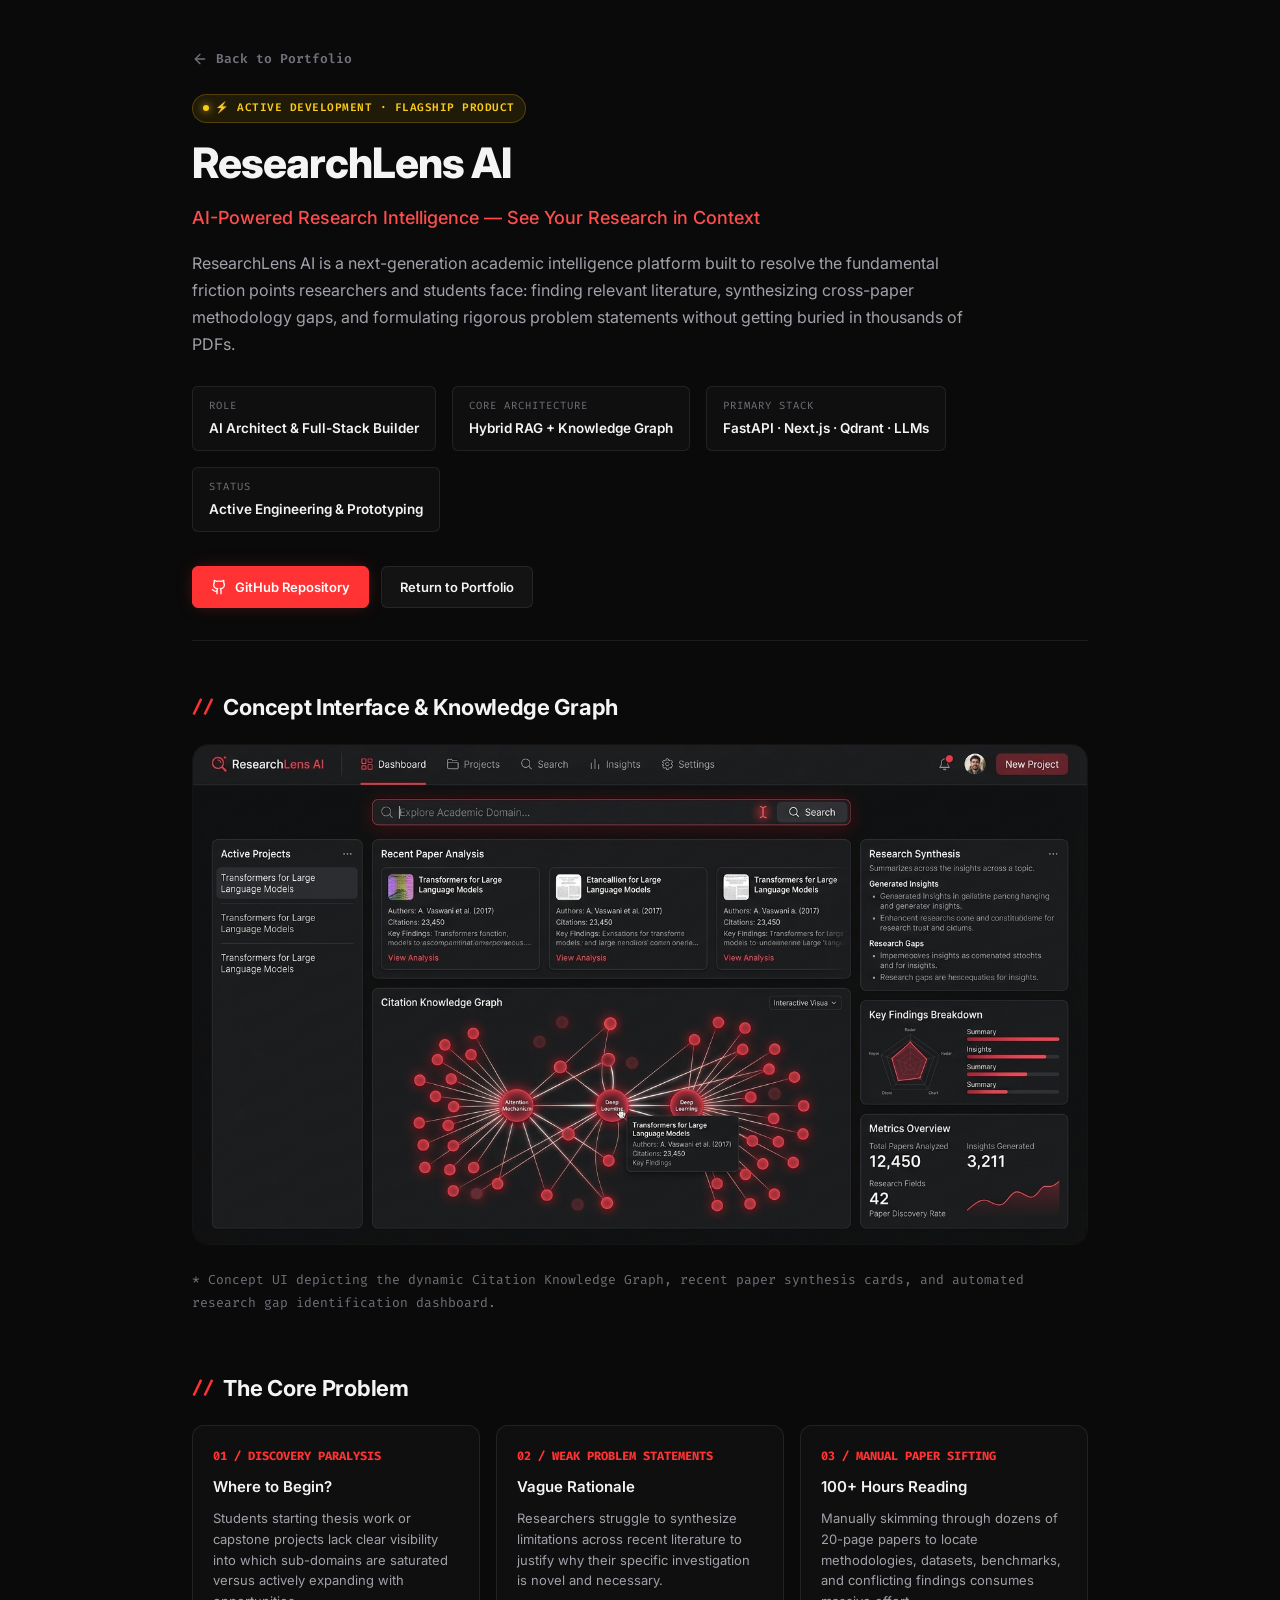
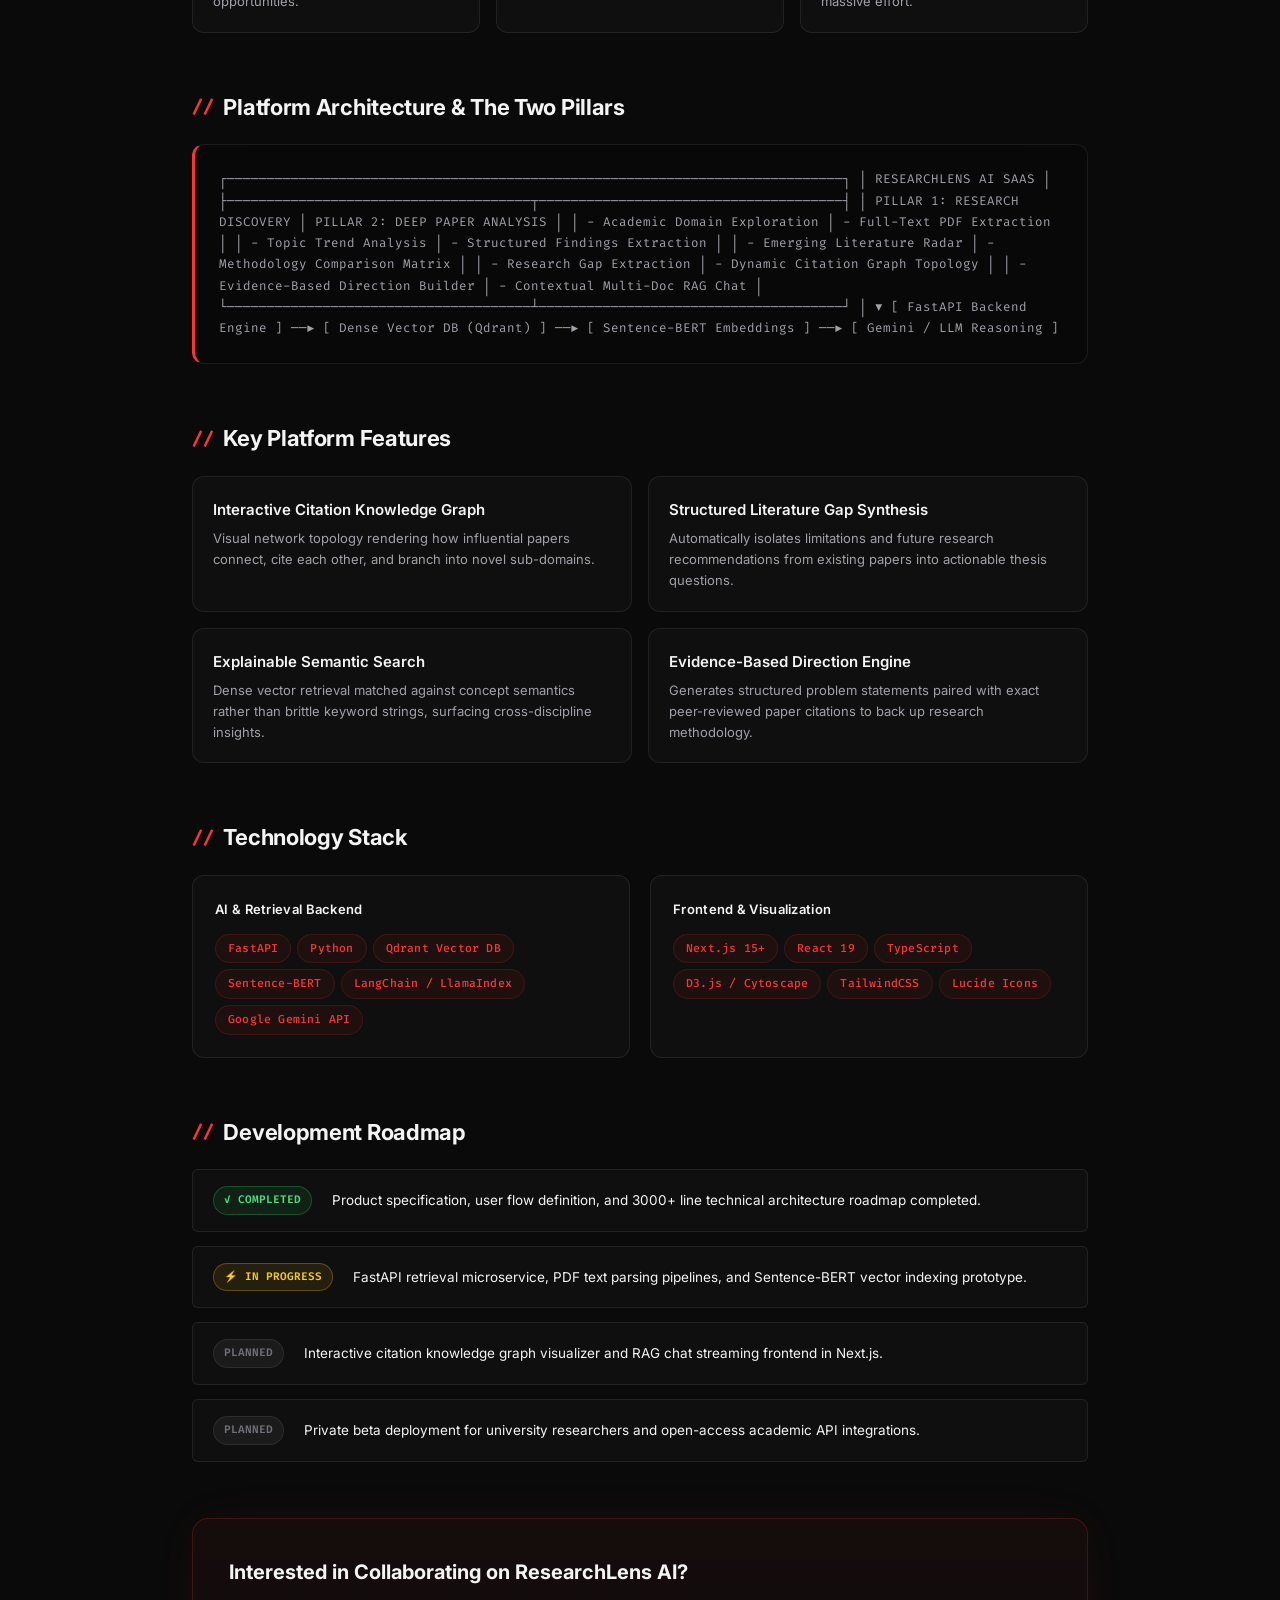
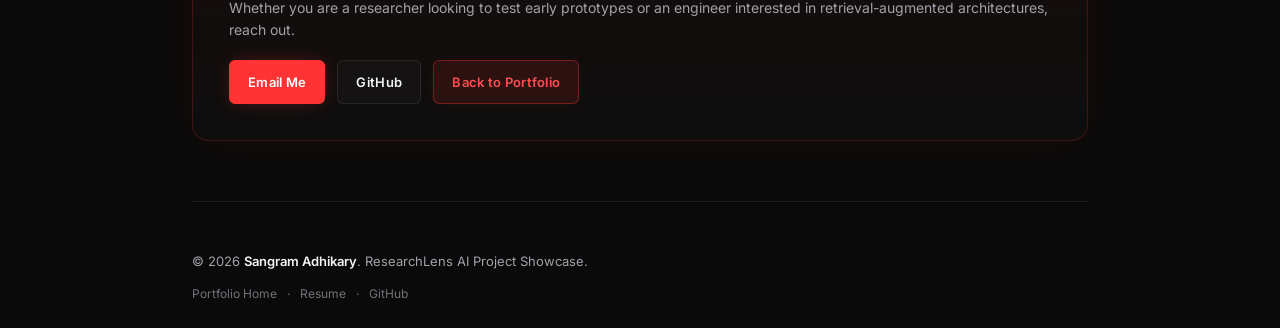
<file: projects/researchlens-ai/index.html>
<!DOCTYPE html>
<html lang="en">

<head>
  <meta charset="UTF-8" />
  <meta name="viewport" content="width=device-width, initial-scale=1.0" />
  <title>ResearchLens AI — Project Overview | Sangram Adhikary</title>
  <meta name="description"
    content="ResearchLens AI is an AI-powered academic research intelligence platform designed to transform how researchers discover, analyze, synthesize, and interact with scientific literature." />

  <!-- Fonts & Styles -->
  <link rel="preconnect" href="https://fonts.googleapis.com" />
  <link rel="preconnect" href="https://fonts.gstatic.com" crossorigin />
  <link
    href="https://fonts.googleapis.com/css2?family=Inter:wght@300;400;500;600;700;800&family=Fira+Code:wght@400;500;600&display=swap"
    rel="stylesheet" />
  <link rel="stylesheet" href="../../style.css" />

  <style>
    /* Specific styles for Project Showcase Page */
    .showcase-header {
      padding: 48px 0 32px;
      border-bottom: 1px solid var(--border);
      margin-bottom: 48px;
    }

    .back-link {
      display: inline-flex;
      align-items: center;
      gap: 8px;
      font-size: 13px;
      font-weight: 600;
      color: var(--text-muted);
      text-decoration: none;
      font-family: var(--font-mono);
      transition: color var(--transition);
      margin-bottom: 24px;
    }

    .back-link:hover {
      color: var(--accent-soft);
    }

    .showcase-hero {
      display: flex;
      flex-direction: column;
      gap: 16px;
    }

    .showcase-title {
      font-size: 42px;
      font-weight: 800;
      color: var(--text-primary);
      letter-spacing: -1px;
      line-height: 1.15;
    }

    .showcase-tagline {
      font-size: 18px;
      color: var(--accent-soft);
      font-weight: 500;
    }

    .showcase-lead {
      font-size: 16px;
      color: var(--text-secondary);
      line-height: 1.7;
      max-width: 800px;
    }

    .showcase-meta {
      display: flex;
      flex-wrap: wrap;
      gap: 16px;
      margin-top: 12px;
    }

    .meta-item {
      display: flex;
      flex-direction: column;
      padding: 10px 16px;
      background: var(--bg-card);
      border: 1px solid var(--border);
      border-radius: var(--radius-sm);
    }

    .meta-item__label {
      font-size: 10.5px;
      font-family: var(--font-mono);
      color: var(--text-muted);
      text-transform: uppercase;
      letter-spacing: 1px;
    }

    .meta-item__value {
      font-size: 13.5px;
      font-weight: 600;
      color: var(--text-primary);
      margin-top: 2px;
    }

    .showcase-container {
      max-width: 960px;
      margin: 0 auto;
      padding: 0 var(--gutter);
      min-height: 100vh;
    }

    .showcase-section {
      margin-bottom: 56px;
    }

    .showcase-section h2 {
      font-size: 22px;
      font-weight: 700;
      color: var(--text-primary);
      letter-spacing: -0.3px;
      margin-bottom: 18px;
      display: flex;
      align-items: center;
      gap: 10px;
    }

    .showcase-section h2::before {
      content: '//';
      color: var(--accent);
      font-family: var(--font-mono);
      font-size: 18px;
    }

    .problem-grid {
      display: grid;
      grid-template-columns: repeat(3, 1fr);
      gap: 16px;
    }

    .problem-card {
      background: var(--bg-card);
      border: 1px solid var(--border);
      border-radius: var(--radius-md);
      padding: 20px;
    }

    .problem-num {
      font-size: 12px;
      font-family: var(--font-mono);
      color: var(--accent);
      font-weight: 700;
      margin-bottom: 8px;
      display: block;
    }

    .problem-title {
      font-size: 15px;
      font-weight: 600;
      color: var(--text-primary);
      margin-bottom: 8px;
    }

    .problem-desc {
      font-size: 13px;
      color: var(--text-secondary);
      line-height: 1.6;
    }

    .diagram-box {
      background: #080808;
      border: 1px solid var(--border);
      border-radius: var(--radius-md);
      padding: 24px;
      overflow-x: auto;
      font-family: var(--font-mono);
      font-size: 12.5px;
      color: var(--text-secondary);
      line-height: 1.7;
      border-left: 3px solid var(--accent);
    }

    .feature-list {
      display: grid;
      grid-template-columns: repeat(2, 1fr);
      gap: 16px;
    }

    .feature-card {
      background: var(--bg-card);
      border: 1px solid var(--border);
      border-radius: var(--radius-md);
      padding: 20px;
    }

    .feature-card h3 {
      font-size: 15px;
      font-weight: 600;
      color: var(--text-primary);
      margin-bottom: 6px;
    }

    .feature-card p {
      font-size: 13px;
      color: var(--text-secondary);
      line-height: 1.6;
    }

    .roadmap-list {
      display: flex;
      flex-direction: column;
      gap: 14px;
    }

    .roadmap-item {
      display: flex;
      gap: 20px;
      padding: 16px 20px;
      background: var(--bg-card);
      border: 1px solid var(--border);
      border-radius: var(--radius-sm);
      align-items: center;
    }

    .roadmap-badge {
      font-size: 11px;
      font-family: var(--font-mono);
      font-weight: 600;
      padding: 4px 10px;
      border-radius: 9999px;
      white-space: nowrap;
    }

    .roadmap-badge--done {
      background: rgba(34, 197, 94, 0.1);
      color: #4ade80;
      border: 1px solid rgba(34, 197, 94, 0.3);
    }

    .roadmap-badge--progress {
      background: rgba(234, 179, 8, 0.1);
      color: #facc15;
      border: 1px solid rgba(234, 179, 8, 0.3);
    }

    .roadmap-badge--planned {
      background: rgba(255, 255, 255, 0.05);
      color: var(--text-muted);
      border: 1px solid var(--border);
    }

    .roadmap-text {
      font-size: 13.5px;
      color: var(--text-primary);
    }

    .media-preview-container {
      border: 1px solid var(--border);
      border-radius: var(--radius-lg);
      overflow: hidden;
      margin-bottom: 24px;
      background: #000;
    }

    .media-preview-container img {
      width: 100%;
      display: block;
      height: auto;
    }

    @media (max-width: 768px) {
      .problem-grid,
      .feature-list {
        grid-template-columns: 1fr;
      }
      .showcase-title {
        font-size: 32px;
      }
      .roadmap-item {
        flex-direction: column;
        align-items: flex-start;
        gap: 8px;
      }
    }
  </style>
</head>

<body>
  <!-- Cursor glow overlay -->
  <div id="cursor-glow" aria-hidden="true"></div>

  <div class="showcase-container">
    <header class="showcase-header">
      <a href="../../#projects" class="back-link">
        <svg xmlns="http://www.w3.org/2000/svg" width="16" height="16" viewBox="0 0 24 24" fill="none"
          stroke="currentColor" stroke-width="2" stroke-linecap="round" stroke-linejoin="round">
          <line x1="19" y1="12" x2="5" y2="12"></line>
          <polyline points="12 19 5 12 12 5"></polyline>
        </svg>
        <span>Back to Portfolio</span>
      </a>

      <div class="showcase-hero">
        <div class="status-badge status-badge--active" style="align-self: flex-start;">
          <span class="status-badge__dot"></span>
          <span>⚡ ACTIVE DEVELOPMENT · FLAGSHIP PRODUCT</span>
        </div>

        <h1 class="showcase-title">ResearchLens AI</h1>
        <p class="showcase-tagline">AI-Powered Research Intelligence — See Your Research in Context</p>

        <p class="showcase-lead">
          ResearchLens AI is a next-generation academic intelligence platform built to resolve the fundamental friction points researchers and students face: finding relevant literature, synthesizing cross-paper methodology gaps, and formulating rigorous problem statements without getting buried in thousands of PDFs.
        </p>

        <div class="showcase-meta">
          <div class="meta-item">
            <span class="meta-item__label">Role</span>
            <span class="meta-item__value">AI Architect &amp; Full-Stack Builder</span>
          </div>
          <div class="meta-item">
            <span class="meta-item__label">Core Architecture</span>
            <span class="meta-item__value">Hybrid RAG + Knowledge Graph</span>
          </div>
          <div class="meta-item">
            <span class="meta-item__label">Primary Stack</span>
            <span class="meta-item__value">FastAPI · Next.js · Qdrant · LLMs</span>
          </div>
          <div class="meta-item">
            <span class="meta-item__label">Status</span>
            <span class="meta-item__value">Active Engineering &amp; Prototyping</span>
          </div>
        </div>

        <div class="flagship-card__actions" style="margin-top: 18px;">
          <a href="https://github.com/SANGRAMADHIKARYsrc" target="_blank" rel="noopener noreferrer"
            class="action-btn action-btn--primary">
            <svg xmlns="http://www.w3.org/2000/svg" width="16" height="16" viewBox="0 0 24 24" fill="none"
              stroke="currentColor" stroke-width="2" stroke-linecap="round" stroke-linejoin="round">
              <path
                d="M15 22v-4a4.8 4.8 0 0 0-1-3.5c3 0 6-2 6-5.5.08-1.25-.27-2.48-1-3.5.28-1.15.28-2.35 0-3.5 0 0-1 0-3 1.5-2.64-.5-5.36-.5-8 0C6 2 5 2 5 2c-.3 1.15-.3 2.35 0 3.5A5.403 5.403 0 0 0 4 9c0 3.5 3 5.5 6 5.5-.39.49-.68 1.05-.85 1.65-.17.6-.22 1.23-.15 1.85v4" />
              <path d="M9 18c-4.51 2-5-2-7-2" />
            </svg>
            <span>GitHub Repository</span>
          </a>
          <a href="../../#projects" class="action-btn action-btn--secondary">
            <span>Return to Portfolio</span>
          </a>
        </div>
      </div>
    </header>

    <main>
      <!-- Concept UI Preview -->
      <section class="showcase-section">
        <h2>Concept Interface &amp; Knowledge Graph</h2>
        <div class="media-preview-container">
          <img src="../../assets/researchlens-preview.jpg" alt="ResearchLens AI Concept Interface and Knowledge Graph" />
        </div>
        <p style="font-size: 13px; color: var(--text-muted); font-family: var(--font-mono);">
          * Concept UI depicting the dynamic Citation Knowledge Graph, recent paper synthesis cards, and automated research gap identification dashboard.
        </p>
      </section>

      <!-- The Problem -->
      <section class="showcase-section">
        <h2>The Core Problem</h2>
        <div class="problem-grid">
          <div class="problem-card">
            <span class="problem-num">01 / DISCOVERY PARALYSIS</span>
            <h3 class="problem-title">Where to Begin?</h3>
            <p class="problem-desc">
              Students starting thesis work or capstone projects lack clear visibility into which sub-domains are saturated versus actively expanding with opportunities.
            </p>
          </div>
          <div class="problem-card">
            <span class="problem-num">02 / WEAK PROBLEM STATEMENTS</span>
            <h3 class="problem-title">Vague Rationale</h3>
            <p class="problem-desc">
              Researchers struggle to synthesize limitations across recent literature to justify why their specific investigation is novel and necessary.
            </p>
          </div>
          <div class="problem-card">
            <span class="problem-num">03 / MANUAL PAPER SIFTING</span>
            <h3 class="problem-title">100+ Hours Reading</h3>
            <p class="problem-desc">
              Manually skimming through dozens of 20-page papers to locate methodologies, datasets, benchmarks, and conflicting findings consumes massive effort.
            </p>
          </div>
        </div>
      </section>

      <!-- The Two Pillars Solution -->
      <section class="showcase-section">
        <h2>Platform Architecture &amp; The Two Pillars</h2>
        <div class="diagram-box">
┌─────────────────────────────────────────────────────────────────────────────┐
│                            RESEARCHLENS AI SAAS                             │
├──────────────────────────────────────┬──────────────────────────────────────┤
│  PILLAR 1: RESEARCH DISCOVERY        │  PILLAR 2: DEEP PAPER ANALYSIS       │
│  - Academic Domain Exploration       │  - Full-Text PDF Extraction          │
│  - Topic Trend Analysis              │  - Structured Findings Extraction    │
│  - Emerging Literature Radar         │  - Methodology Comparison Matrix     │
│  - Research Gap Extraction           │  - Dynamic Citation Graph Topology   │
│  - Evidence-Based Direction Builder  │  - Contextual Multi-Doc RAG Chat     │
└──────────────────────────────────────┴──────────────────────────────────────┘
                                  │
                                  ▼
      [ FastAPI Backend Engine ] ──► [ Dense Vector DB (Qdrant) ]
                                 ──► [ Sentence-BERT Embeddings ]
                                 ──► [ Gemini / LLM Reasoning ]
        </div>
      </section>

      <!-- Key Capabilities -->
      <section class="showcase-section">
        <h2>Key Platform Features</h2>
        <div class="feature-list">
          <div class="feature-card">
            <h3>Interactive Citation Knowledge Graph</h3>
            <p>Visual network topology rendering how influential papers connect, cite each other, and branch into novel sub-domains.</p>
          </div>
          <div class="feature-card">
            <h3>Structured Literature Gap Synthesis</h3>
            <p>Automatically isolates limitations and future research recommendations from existing papers into actionable thesis questions.</p>
          </div>
          <div class="feature-card">
            <h3>Explainable Semantic Search</h3>
            <p>Dense vector retrieval matched against concept semantics rather than brittle keyword strings, surfacing cross-discipline insights.</p>
          </div>
          <div class="feature-card">
            <h3>Evidence-Based Direction Engine</h3>
            <p>Generates structured problem statements paired with exact peer-reviewed paper citations to back up research methodology.</p>
          </div>
        </div>
      </section>

      <!-- Technology Stack -->
      <section class="showcase-section">
        <h2>Technology Stack</h2>
        <div class="categorized-skills" style="margin-top: 12px;">
          <div class="skill-group">
            <h3 class="skill-group__title">AI &amp; Retrieval Backend</h3>
            <div class="skill-chips">
              <span class="tag">FastAPI</span>
              <span class="tag">Python</span>
              <span class="tag">Qdrant Vector DB</span>
              <span class="tag">Sentence-BERT</span>
              <span class="tag">LangChain / LlamaIndex</span>
              <span class="tag">Google Gemini API</span>
            </div>
          </div>
          <div class="skill-group">
            <h3 class="skill-group__title">Frontend &amp; Visualization</h3>
            <div class="skill-chips">
              <span class="tag">Next.js 15+</span>
              <span class="tag">React 19</span>
              <span class="tag">TypeScript</span>
              <span class="tag">D3.js / Cytoscape</span>
              <span class="tag">TailwindCSS</span>
              <span class="tag">Lucide Icons</span>
            </div>
          </div>
        </div>
      </section>

      <!-- Roadmap -->
      <section class="showcase-section">
        <h2>Development Roadmap</h2>
        <div class="roadmap-list">
          <div class="roadmap-item">
            <span class="roadmap-badge roadmap-badge--done">✓ COMPLETED</span>
            <span class="roadmap-text">Product specification, user flow definition, and 3000+ line technical architecture roadmap completed.</span>
          </div>
          <div class="roadmap-item">
            <span class="roadmap-badge roadmap-badge--progress">⚡ IN PROGRESS</span>
            <span class="roadmap-text">FastAPI retrieval microservice, PDF text parsing pipelines, and Sentence-BERT vector indexing prototype.</span>
          </div>
          <div class="roadmap-item">
            <span class="roadmap-badge roadmap-badge--planned">PLANNED</span>
            <span class="roadmap-text">Interactive citation knowledge graph visualizer and RAG chat streaming frontend in Next.js.</span>
          </div>
          <div class="roadmap-item">
            <span class="roadmap-badge roadmap-badge--planned">PLANNED</span>
            <span class="roadmap-text">Private beta deployment for university researchers and open-access academic API integrations.</span>
          </div>
        </div>
      </section>

      <!-- Bottom Action Callout -->
      <div class="contact-card" style="margin-bottom: 60px;">
        <h3 style="font-size: 20px; font-weight: 700; color: var(--text-primary); margin-bottom: 8px;">
          Interested in Collaborating on ResearchLens AI?
        </h3>
        <p style="font-size: 14px; color: var(--text-secondary); line-height: 1.6; margin-bottom: 18px;">
          Whether you are a researcher looking to test early prototypes or an engineer interested in retrieval-augmented architectures, reach out.
        </p>
        <div class="contact-actions">
          <a href="https://mail.google.com/mail/?view=cm&fs=1&to=sangramadhikary900@gmail.com" target="_blank" rel="noopener noreferrer" class="btn btn--primary">Email Me</a>
          <a href="https://github.com/SANGRAMADHIKARYsrc" target="_blank" rel="noopener noreferrer" class="btn btn--secondary">GitHub</a>
          <a href="../../#projects" class="btn btn--resume-highlight">Back to Portfolio</a>
        </div>
      </div>
    </main>

    <footer class="footer">
      <div class="footer__content">
        <p class="footer__text">© 2026 <strong>Sangram Adhikary</strong>. ResearchLens AI Project Showcase.</p>
        <div class="footer__links">
          <a href="../../">Portfolio Home</a>
          <span>·</span>
          <a href="../../resume/Sangram-Adhikary-AI-Engineer-Resume.pdf" target="_blank" rel="noopener noreferrer">Resume</a>
          <span>·</span>
          <a href="https://github.com/SANGRAMADHIKARYsrc" target="_blank" rel="noopener noreferrer">GitHub</a>
        </div>
      </div>
    </footer>
  </div>

  <script src="../../script.js"></script>
</body>

</html>
</file>
<file: style.css>
/* ═══════════════════════════════════════════════════════════════
   SANGRAM ADHIKARY — Portfolio Stylesheet
   Theme: Black + Crimson Red Glow | Modern AI Product Builder
   ═══════════════════════════════════════════════════════════════ */

/* ── CSS Custom Properties ── */
:root {
  --bg: #0a0a0a;
  --bg-surface: #111113;
  --bg-card: rgba(255, 255, 255, 0.025);
  --bg-card-hover: rgba(255, 255, 255, 0.055);
  --text-primary: #f4f4f5;
  --text-secondary: #a1a1aa;
  --text-muted: #71717a;
  --accent: #ff3333;
  --accent-soft: #ff4d4d;
  --accent-glow: rgba(255, 51, 51, 0.15);
  --accent-glow-strong: rgba(255, 51, 51, 0.35);
  --accent-bg: rgba(255, 51, 51, 0.08);
  --border: rgba(255, 255, 255, 0.08);
  --border-hover: rgba(255, 51, 51, 0.3);
  --font-sans: 'Inter', -apple-system, BlinkMacSystemFont, 'Segoe UI', Roboto, sans-serif;
  --font-mono: 'Fira Code', 'SFMono-Regular', Consolas, monospace;
  --max-width: 1320px;
  --left-width: 460px;
  --gutter: 32px;
  --transition: 0.25s cubic-bezier(0.4, 0, 0.2, 1);
  --radius-sm: 6px;
  --radius-md: 12px;
  --radius-lg: 16px;
}

/* ── Reset ── */
*, *::before, *::after {
  margin: 0;
  padding: 0;
  box-sizing: border-box;
}

html {
  scroll-behavior: smooth;
  scrollbar-width: thin;
  scrollbar-color: var(--accent) var(--bg);
}

body {
  font-family: var(--font-sans);
  background: var(--bg);
  color: var(--text-secondary);
  line-height: 1.7;
  font-size: 15px;
  -webkit-font-smoothing: antialiased;
  -moz-osx-font-smoothing: grayscale;
  overflow-x: hidden;
}

::selection {
  background: var(--accent);
  color: #ffffff;
}

::-webkit-scrollbar {
  width: 6px;
}
::-webkit-scrollbar-track {
  background: var(--bg);
}
::-webkit-scrollbar-thumb {
  background: var(--accent);
  border-radius: 3px;
}

/* ── Cursor Glow ── */
#cursor-glow {
  position: fixed;
  top: 0;
  left: 0;
  width: 100vw;
  height: 100vh;
  pointer-events: none;
  z-index: 1;
  background: radial-gradient(
    650px circle at var(--mouse-x, 50%) var(--mouse-y, 50%),
    var(--accent-glow),
    transparent 65%
  );
  transition: opacity 0.3s;
  opacity: 0;
}

body:hover #cursor-glow {
  opacity: 1;
}

/* ── Code Rain Canvas ── */
#code-rain {
  position: fixed;
  top: 0;
  left: 0;
  width: 100vw;
  height: 100vh;
  pointer-events: none;
  z-index: 0;
  opacity: 0.055;
}

/* ── Layout ── */
.layout {
  position: relative;
  z-index: 2;
  display: flex;
  max-width: var(--max-width);
  margin: 0 auto;
  padding: 0 var(--gutter);
  min-height: 100vh;
}

/* ═══════════════════════════════════════════════════════════════
   LEFT PANEL (Sticky Hero & Nav)
   ═══════════════════════════════════════════════════════════════ */
.left-panel {
  position: sticky;
  top: 0;
  width: var(--left-width);
  max-width: var(--left-width);
  flex-shrink: 0;
  height: 100vh;
  display: flex;
  flex-direction: column;
  justify-content: space-between;
  padding: 80px 48px 80px 0;
  overflow-y: auto;
  scrollbar-width: none;
}

.left-panel::-webkit-scrollbar {
  display: none;
}

.left-panel__top {
  display: flex;
  flex-direction: column;
  gap: 12px;
}

/* Identity Available Badge */
.identity-badge {
  display: inline-flex;
  align-items: center;
  gap: 8px;
  align-self: flex-start;
  padding: 4px 12px;
  background: rgba(34, 197, 94, 0.08);
  border: 1px solid rgba(34, 197, 94, 0.2);
  border-radius: 9999px;
  font-size: 11px;
  font-weight: 500;
  color: #4ade80;
  letter-spacing: 0.3px;
  font-family: var(--font-mono);
  margin-bottom: 4px;
}

.status-pulse-dot {
  width: 6px;
  height: 6px;
  border-radius: 50%;
  background: #22c55e;
  box-shadow: 0 0 8px #22c55e;
  animation: pulse-dot 2s infinite ease-in-out;
}

@keyframes pulse-dot {
  0%, 100% {
    opacity: 1;
    transform: scale(1);
  }
  50% {
    opacity: 0.4;
    transform: scale(0.85);
  }
}

.name {
  font-size: 44px;
  font-weight: 800;
  color: var(--text-primary);
  letter-spacing: -1.5px;
  line-height: 1.1;
}

.title {
  font-size: 18px;
  font-weight: 600;
  color: var(--accent-soft);
  letter-spacing: 0.3px;
  line-height: 1.3;
}

.tagline {
  font-size: 14.5px;
  color: var(--text-secondary);
  line-height: 1.65;
  margin-top: 6px;
}

.philosophy-line {
  font-size: 13px;
  color: var(--text-muted);
  line-height: 1.6;
  border-left: 2px solid var(--border-hover);
  padding-left: 12px;
  margin-top: 2px;
}

/* Hero Action Buttons */
.hero-actions {
  display: flex;
  align-items: center;
  gap: 12px;
  margin-top: 14px;
  flex-wrap: wrap;
}

.btn {
  display: inline-flex;
  align-items: center;
  justify-content: center;
  gap: 8px;
  padding: 10px 18px;
  border-radius: var(--radius-sm);
  font-size: 13px;
  font-weight: 600;
  letter-spacing: 0.3px;
  text-decoration: none;
  transition: all var(--transition);
  cursor: pointer;
  white-space: nowrap;
}

.btn--primary {
  background: var(--accent);
  color: #ffffff;
  border: 1px solid var(--accent);
  box-shadow: 0 0 20px -4px var(--accent-glow-strong);
}

.btn--primary:hover {
  background: #e62222;
  box-shadow: 0 0 30px -2px var(--accent-glow-strong);
  transform: translateY(-2px);
}

.btn--secondary {
  background: var(--bg-card);
  color: var(--text-primary);
  border: 1px solid var(--border);
}

.btn--secondary:hover {
  background: var(--bg-card-hover);
  border-color: var(--text-secondary);
  color: #ffffff;
  transform: translateY(-2px);
}

.btn--resume-highlight {
  background: rgba(255, 51, 51, 0.12);
  color: var(--accent-soft);
  border: 1px solid rgba(255, 51, 51, 0.35);
  box-shadow: 0 0 20px -6px var(--accent-glow);
}

.btn--resume-highlight:hover {
  background: var(--accent);
  color: #ffffff;
  border-color: var(--accent);
  transform: translateY(-2px);
  box-shadow: 0 0 25px -4px var(--accent-glow-strong);
}

/* Hero Subtle Stats */
.hero-stats {
  display: grid;
  grid-template-columns: repeat(2, 1fr);
  gap: 8px;
  margin-top: 14px;
}

.stat-pill {
  display: flex;
  flex-direction: column;
  padding: 8px 12px;
  background: rgba(255, 255, 255, 0.02);
  border: 1px solid var(--border);
  border-radius: var(--radius-sm);
  transition: border-color var(--transition), background var(--transition);
}

.stat-pill:hover {
  border-color: var(--border-hover);
  background: var(--bg-card-hover);
}

.stat-value {
  font-size: 14px;
  font-weight: 700;
  color: var(--text-primary);
  font-family: var(--font-mono);
}

.stat-label {
  font-size: 11px;
  color: var(--text-muted);
  letter-spacing: 0.3px;
}

/* ── Navigation ── */
.nav {
  display: flex;
  flex-direction: column;
  gap: 2px;
  margin: 24px 0;
}

.nav__link {
  display: flex;
  align-items: center;
  gap: 16px;
  padding: 7px 0;
  text-decoration: none;
  color: var(--text-muted);
  font-size: 11.5px;
  font-weight: 600;
  letter-spacing: 1.5px;
  text-transform: uppercase;
  transition: color var(--transition);
}

.nav__indicator {
  display: inline-block;
  width: 24px;
  height: 1px;
  background: var(--text-muted);
  transition: width var(--transition), background var(--transition);
}

.nav__link:hover,
.nav__link.active {
  color: var(--text-primary);
}

.nav__link:hover .nav__indicator,
.nav__link.active .nav__indicator {
  width: 50px;
  background: var(--accent);
}

.nav__resume-btn {
  display: inline-flex;
  align-items: center;
  align-self: flex-start;
  margin-top: 10px;
  padding: 6px 14px;
  background: var(--accent-bg);
  border: 1px solid var(--border-hover);
  border-radius: 9999px;
  color: var(--accent-soft);
  font-size: 11px;
  font-weight: 600;
  letter-spacing: 1px;
  text-transform: uppercase;
  text-decoration: none;
  font-family: var(--font-mono);
  transition: all var(--transition);
}

.nav__resume-btn:hover {
  background: var(--accent);
  color: #ffffff;
  box-shadow: 0 0 16px -2px var(--accent-glow-strong);
  transform: translateY(-1px);
}

/* ── Social Icons ── */
.socials {
  display: flex;
  gap: 18px;
  padding-top: 8px;
}

.social-icon {
  color: var(--text-muted);
  transition: color var(--transition), transform var(--transition);
  display: flex;
  align-items: center;
  justify-content: center;
}

.social-icon:hover {
  color: var(--accent);
  transform: translateY(-2px);
}

/* ═══════════════════════════════════════════════════════════════
   RIGHT PANEL (Scrolling Content)
   ═══════════════════════════════════════════════════════════════ */
.right-panel {
  flex: 1;
  padding: 80px 0 80px 56px;
  max-width: 780px;
}

/* ── Section Structure ── */
.section {
  margin-bottom: 110px;
  scroll-margin-top: 80px;
}

.section__header-mobile {
  display: none;
}

.section-title-wrap {
  margin-bottom: 32px;
}

.section-eyebrow {
  display: block;
  font-size: 11px;
  font-weight: 600;
  letter-spacing: 2px;
  text-transform: uppercase;
  color: var(--accent-soft);
  font-family: var(--font-mono);
  margin-bottom: 4px;
}

.section-heading {
  font-size: 26px;
  font-weight: 700;
  color: var(--text-primary);
  letter-spacing: -0.5px;
}

.section-subtext {
  font-size: 14px;
  color: var(--text-secondary);
  line-height: 1.6;
  margin-top: 6px;
}

.lead-text {
  font-size: 16px;
  color: var(--text-primary);
  line-height: 1.75;
  margin-bottom: 18px;
}

.section__content > p {
  margin-bottom: 16px;
  font-size: 15px;
  line-height: 1.7;
}

.section__content > p:last-of-type {
  margin-bottom: 0;
}

strong {
  color: var(--text-primary);
  font-weight: 600;
}

.code-inline {
  font-family: var(--font-mono);
  font-size: 12px;
  padding: 2px 6px;
  border-radius: 4px;
  background: rgba(255, 255, 255, 0.06);
  color: var(--accent-soft);
}

/* ═══════════════════════════════════════════════════════════════
   FLAGSHIP PROJECT CARDS
   ═══════════════════════════════════════════════════════════════ */
.flagship-projects {
  display: flex;
  flex-direction: column;
  gap: 36px;
}

.flagship-card {
  position: relative;
  background: var(--bg-card);
  border: 1px solid var(--border);
  border-radius: var(--radius-lg);
  overflow: hidden;
  transition: all var(--transition);
  padding: 28px;
  backdrop-filter: blur(8px);
}

.flagship-card:hover {
  background: var(--bg-card-hover);
  border-color: var(--border-hover);
  box-shadow: 0 0 50px -15px var(--accent-glow);
  transform: translateY(-2px);
}

.flagship-card--primary {
  border-color: rgba(255, 51, 51, 0.22);
  background: linear-gradient(180deg, rgba(255, 51, 51, 0.04) 0%, rgba(255, 255, 255, 0.02) 100%);
}

.flagship-card__header {
  display: flex;
  justify-content: space-between;
  align-items: center;
  margin-bottom: 18px;
}

.project-num {
  font-size: 12px;
  font-weight: 700;
  font-family: var(--font-mono);
  color: var(--accent-soft);
  letter-spacing: 1.5px;
}

/* Status Badges */
.status-badge {
  display: inline-flex;
  align-items: center;
  gap: 6px;
  padding: 4px 10px;
  border-radius: 9999px;
  font-size: 11px;
  font-weight: 600;
  font-family: var(--font-mono);
  letter-spacing: 0.5px;
}

.status-badge--active {
  background: rgba(234, 179, 8, 0.1);
  color: #facc15;
  border: 1px solid rgba(234, 179, 8, 0.25);
}

.status-badge--active .status-badge__dot {
  width: 6px;
  height: 6px;
  border-radius: 50%;
  background: #facc15;
  box-shadow: 0 0 8px #facc15;
  animation: pulse-dot 1.8s infinite ease-in-out;
}

.status-badge--live {
  background: rgba(34, 197, 94, 0.1);
  color: #4ade80;
  border: 1px solid rgba(34, 197, 94, 0.25);
}

.status-badge--live .status-badge__dot {
  width: 6px;
  height: 6px;
  border-radius: 50%;
  background: #22c55e;
  box-shadow: 0 0 8px #22c55e;
  animation: pulse-dot 1.8s infinite ease-in-out;
}

/* Flagship Media */
.flagship-card__media {
  position: relative;
  width: 100%;
  border-radius: var(--radius-md);
  overflow: hidden;
  border: 1px solid var(--border);
  background: #000000;
  margin-bottom: 22px;
  aspect-ratio: 16 / 9;
}

.flagship-card__img {
  width: 100%;
  height: 100%;
  object-fit: cover;
  object-position: top center;
  transition: transform 0.4s ease;
  display: block;
}

.flagship-card:hover .flagship-card__img {
  transform: scale(1.025);
}

.media-overlay {
  position: absolute;
  bottom: 12px;
  right: 12px;
  z-index: 2;
}

.media-badge {
  font-size: 10.5px;
  font-family: var(--font-mono);
  background: rgba(10, 10, 10, 0.85);
  backdrop-filter: blur(8px);
  color: var(--text-secondary);
  padding: 3px 8px;
  border-radius: 4px;
  border: 1px solid rgba(255, 255, 255, 0.1);
}

/* Flagship Body */
.flagship-card__body {
  display: flex;
  flex-direction: column;
}

.title-row {
  margin-bottom: 8px;
}

.flagship-card__title {
  font-size: 21px;
  font-weight: 700;
  line-height: 1.3;
}

.flagship-card__title a {
  color: var(--text-primary);
  text-decoration: none;
  transition: color var(--transition);
}

.flagship-card__title a:hover {
  color: var(--accent);
}

.flagship-card__tagline {
  display: block;
  font-size: 13.5px;
  color: var(--accent-soft);
  font-weight: 500;
  margin-top: 3px;
}

.flagship-card__desc {
  font-size: 14.5px;
  color: var(--text-secondary);
  line-height: 1.65;
  margin: 12px 0 16px;
}

.flagship-card__tech {
  display: flex;
  flex-wrap: wrap;
  gap: 8px;
  margin-bottom: 20px;
}

.tag {
  display: inline-block;
  padding: 4px 12px;
  font-size: 11.5px;
  font-weight: 500;
  color: var(--accent);
  background: rgba(255, 51, 51, 0.07);
  border: 1px solid rgba(255, 51, 51, 0.15);
  border-radius: 9999px;
  letter-spacing: 0.2px;
  font-family: var(--font-mono);
  white-space: nowrap;
}

.tag--small {
  padding: 3px 10px;
  font-size: 11px;
}

/* Flagship Action Buttons */
.flagship-card__actions {
  display: flex;
  align-items: center;
  gap: 12px;
  flex-wrap: wrap;
}

.action-btn {
  display: inline-flex;
  align-items: center;
  gap: 8px;
  padding: 9px 18px;
  border-radius: var(--radius-sm);
  font-size: 13px;
  font-weight: 600;
  text-decoration: none;
  transition: all var(--transition);
  cursor: pointer;
}

.action-btn--primary {
  background: var(--accent);
  color: #ffffff;
  border: 1px solid var(--accent);
  box-shadow: 0 0 18px -4px var(--accent-glow-strong);
}

.action-btn--primary:hover {
  background: #e62222;
  box-shadow: 0 0 28px -2px var(--accent-glow-strong);
  transform: translateY(-2px);
}

.action-btn--featured {
  background: rgba(255, 51, 51, 0.15);
  color: var(--accent-soft);
  border: 1px solid rgba(255, 51, 51, 0.4);
  box-shadow: 0 0 20px -6px var(--accent-glow);
}

.action-btn--featured:hover {
  background: var(--accent);
  color: #ffffff;
  border-color: var(--accent);
  transform: translateY(-2px);
}

.action-btn--secondary {
  background: rgba(255, 255, 255, 0.04);
  color: var(--text-primary);
  border: 1px solid var(--border);
}

.action-btn--secondary:hover {
  background: rgba(255, 255, 255, 0.08);
  border-color: var(--text-secondary);
  color: #ffffff;
  transform: translateY(-2px);
}

/* ═══════════════════════════════════════════════════════════════
   WHAT I BUILD (CAPABILITY CARDS)
   ═══════════════════════════════════════════════════════════════ */
.capabilities-grid {
  display: grid;
  grid-template-columns: repeat(2, 1fr);
  gap: 18px;
}

.capability-card {
  background: var(--bg-card);
  border: 1px solid var(--border);
  border-radius: var(--radius-md);
  padding: 24px;
  display: flex;
  flex-direction: column;
  transition: all var(--transition);
}

.capability-card:hover {
  background: var(--bg-card-hover);
  border-color: var(--border-hover);
  transform: translateY(-2px);
  box-shadow: 0 0 35px -12px var(--accent-glow);
}

.capability-card--wide {
  grid-column: span 2;
}

.capability-card__icon {
  color: var(--accent-soft);
  margin-bottom: 14px;
}

.capability-card__title {
  font-size: 16px;
  font-weight: 600;
  color: var(--text-primary);
  margin-bottom: 8px;
}

.capability-card__desc {
  font-size: 13.5px;
  color: var(--text-secondary);
  line-height: 1.6;
  margin-bottom: 14px;
  flex: 1;
}

.capability-card__tags {
  font-size: 11.5px;
  font-family: var(--font-mono);
  color: var(--text-muted);
}

.capability-card__tags span {
  color: var(--accent-soft);
}

/* ═══════════════════════════════════════════════════════════════
   WHY I BUILD DIFFERENTLY (DIFFERENTIATOR)
   ═══════════════════════════════════════════════════════════════ */
.differentiator-box {
  background: linear-gradient(180deg, rgba(255, 51, 51, 0.05) 0%, rgba(255, 255, 255, 0.02) 100%);
  border: 1px solid rgba(255, 51, 51, 0.2);
  border-radius: var(--radius-lg);
  padding: 32px;
  box-shadow: 0 0 45px -15px var(--accent-glow);
}

.differentiator-heading {
  font-size: 24px;
  font-weight: 700;
  color: var(--text-primary);
  margin-bottom: 24px;
}

.formula-container {
  display: flex;
  align-items: center;
  justify-content: space-between;
  gap: 12px;
  padding: 20px;
  background: rgba(10, 10, 10, 0.6);
  border: 1px solid var(--border);
  border-radius: var(--radius-md);
  margin-bottom: 22px;
  overflow-x: auto;
}

.formula-node {
  display: flex;
  flex-direction: column;
  align-items: center;
  text-align: center;
  padding: 12px 14px;
  background: rgba(255, 255, 255, 0.03);
  border: 1px solid var(--border);
  border-radius: var(--radius-sm);
  flex: 1;
  min-width: 120px;
}

.formula-node--result {
  background: rgba(255, 51, 51, 0.09);
  border-color: rgba(255, 51, 51, 0.4);
  box-shadow: 0 0 20px -6px var(--accent-glow);
}

.formula-tag {
  font-size: 9.5px;
  font-weight: 700;
  font-family: var(--font-mono);
  color: var(--accent-soft);
  letter-spacing: 1px;
}

.formula-title {
  font-size: 13.5px;
  font-weight: 600;
  color: var(--text-primary);
  margin: 4px 0 2px;
}

.formula-sub {
  font-size: 11px;
  color: var(--text-muted);
}

.formula-operator {
  font-size: 20px;
  font-weight: 700;
  color: var(--accent-soft);
  font-family: var(--font-mono);
}

.differentiator-text {
  font-size: 14.5px;
  color: var(--text-secondary);
  line-height: 1.7;
}

/* ═══════════════════════════════════════════════════════════════
   CATEGORIZED TECH STACK
   ═══════════════════════════════════════════════════════════════ */
.categorized-skills {
  display: grid;
  grid-template-columns: repeat(2, 1fr);
  gap: 20px;
}

.skill-group {
  background: var(--bg-card);
  border: 1px solid var(--border);
  border-radius: var(--radius-md);
  padding: 22px;
  transition: all var(--transition);
}

.skill-group:hover {
  background: var(--bg-card-hover);
  border-color: var(--border-hover);
}

.skill-group__title {
  display: flex;
  align-items: center;
  gap: 8px;
  font-size: 13px;
  font-weight: 600;
  color: var(--text-primary);
  letter-spacing: 0.3px;
  margin-bottom: 14px;
}

.skill-group__title svg {
  color: var(--accent-soft);
}

.skill-chips {
  display: flex;
  flex-wrap: wrap;
  gap: 6px;
}

/* ═══════════════════════════════════════════════════════════════
   EXPERIENCE SECTION
   ═══════════════════════════════════════════════════════════════ */
.experience-list {
  display: flex;
  flex-direction: column;
  gap: 24px;
}

.exp-card {
  display: flex;
  gap: 24px;
  padding: 24px;
  background: var(--bg-card);
  border: 1px solid var(--border);
  border-radius: var(--radius-md);
  transition: all var(--transition);
}

.exp-card:hover {
  background: var(--bg-card-hover);
  border-color: var(--border-hover);
  box-shadow: 0 0 35px -12px var(--accent-glow);
}

.exp-card__period {
  flex-shrink: 0;
  min-width: 110px;
  display: flex;
  flex-direction: column;
  gap: 4px;
}

.exp-card__date {
  font-size: 12px;
  font-family: var(--font-mono);
  color: var(--accent-soft);
  font-weight: 600;
}

.exp-card__type {
  font-size: 10.5px;
  color: var(--text-muted);
  text-transform: uppercase;
  letter-spacing: 1px;
}

.exp-card__main {
  flex: 1;
}

.exp-card__role {
  font-size: 16px;
  font-weight: 600;
  color: var(--text-primary);
  margin-bottom: 6px;
}

.exp-card__company {
  color: var(--accent-soft);
}

.exp-card__summary {
  font-size: 14px;
  color: var(--text-secondary);
  line-height: 1.6;
  margin-bottom: 12px;
}

.exp-card__bullets {
  list-style: none;
  display: flex;
  flex-direction: column;
  gap: 8px;
  margin-bottom: 16px;
}

.exp-card__bullets li {
  position: relative;
  padding-left: 18px;
  font-size: 13.5px;
  color: var(--text-secondary);
  line-height: 1.6;
}

.exp-card__bullets li::before {
  content: '▹';
  position: absolute;
  left: 0;
  color: var(--accent);
  font-size: 12px;
}

.exp-card__tags {
  display: flex;
  flex-wrap: wrap;
  gap: 6px;
}

/* ═══════════════════════════════════════════════════════════════
   MORE SELECTED PROJECTS (SECONDARY GRID)
   ═══════════════════════════════════════════════════════════════ */
.more-projects-grid {
  display: grid;
  grid-template-columns: repeat(2, 1fr);
  gap: 16px;
}

.mini-card {
  background: var(--bg-card);
  border: 1px solid var(--border);
  border-radius: var(--radius-md);
  padding: 22px;
  display: flex;
  flex-direction: column;
  transition: all var(--transition);
}

.mini-card:hover {
  background: var(--bg-card-hover);
  border-color: var(--border-hover);
  transform: translateY(-2px);
  box-shadow: 0 0 30px -12px var(--accent-glow);
}

.mini-card__top {
  display: flex;
  justify-content: space-between;
  align-items: center;
  margin-bottom: 12px;
}

.mini-card__tag {
  font-size: 10.5px;
  font-family: var(--font-mono);
  color: var(--accent-soft);
  text-transform: uppercase;
  letter-spacing: 1px;
}

.mini-card__link {
  color: var(--text-muted);
  transition: color var(--transition), transform var(--transition);
}

.mini-card__link:hover {
  color: var(--accent);
  transform: translateY(-2px);
}

.mini-card__title {
  font-size: 15px;
  font-weight: 600;
  color: var(--text-primary);
  margin-bottom: 6px;
}

.mini-card__desc {
  font-size: 13px;
  color: var(--text-secondary);
  line-height: 1.6;
  margin-bottom: 14px;
  flex: 1;
}

.mini-card__tech {
  font-size: 11px;
  font-family: var(--font-mono);
  color: var(--text-muted);
}

/* ═══════════════════════════════════════════════════════════════
   DESIGN PORTFOLIO
   ═══════════════════════════════════════════════════════════════ */
.portfolio-grid {
  display: grid;
  grid-template-columns: 1fr;
  gap: 16px;
}

.portfolio-card {
  display: block;
  padding: 28px;
  border-radius: var(--radius-md);
  border: 1px solid var(--border);
  background: var(--bg-card);
  text-decoration: none;
  color: inherit;
  transition: all var(--transition);
}

.portfolio-card:hover {
  background: var(--bg-card-hover);
  border-color: var(--border-hover);
  box-shadow: 0 0 45px -15px var(--accent-glow);
  transform: translateY(-2px);
}

.portfolio-card:hover .portfolio-card__title {
  color: var(--accent);
}

.portfolio-card:hover .portfolio-card__cta {
  color: var(--accent);
}

.portfolio-card__icon {
  color: var(--text-muted);
  margin-bottom: 14px;
  transition: color var(--transition);
}

.portfolio-card:hover .portfolio-card__icon {
  color: var(--accent);
}

.portfolio-card__title {
  font-size: 17px;
  font-weight: 600;
  color: var(--text-primary);
  margin-bottom: 6px;
  transition: color var(--transition);
}

.portfolio-card__description {
  font-size: 13.5px;
  color: var(--text-secondary);
  line-height: 1.6;
  margin-bottom: 14px;
}

.portfolio-card__cta {
  font-size: 12.5px;
  font-weight: 600;
  color: var(--text-muted);
  letter-spacing: 0.3px;
  transition: color var(--transition);
}

/* ═══════════════════════════════════════════════════════════════
   CONTACT SECTION
   ═══════════════════════════════════════════════════════════════ */
.contact-card {
  background: linear-gradient(180deg, rgba(255, 51, 51, 0.05) 0%, rgba(255, 255, 255, 0.02) 100%);
  border: 1px solid rgba(255, 51, 51, 0.2);
  border-radius: var(--radius-lg);
  padding: 36px;
  box-shadow: 0 0 50px -15px var(--accent-glow);
}

.contact-heading {
  font-size: 28px;
  font-weight: 800;
  color: var(--text-primary);
  letter-spacing: -0.5px;
  margin-bottom: 12px;
}

.contact-desc {
  font-size: 14.5px;
  color: var(--text-secondary);
  line-height: 1.7;
  margin-bottom: 24px;
  max-width: 640px;
}

.contact-actions {
  display: flex;
  align-items: center;
  gap: 12px;
  flex-wrap: wrap;
}

/* ═══════════════════════════════════════════════════════════════
   FOOTER
   ═══════════════════════════════════════════════════════════════ */
.footer {
  padding: 48px 0 24px;
  border-top: 1px solid var(--border);
}

.footer__content {
  display: flex;
  flex-direction: column;
  gap: 8px;
}

.footer__text {
  font-size: 13px;
  color: var(--text-secondary);
}

.footer__subtext {
  font-size: 12px;
  color: var(--text-muted);
}

.footer__links {
  display: flex;
  align-items: center;
  gap: 10px;
  font-size: 12px;
  color: var(--text-muted);
  margin-top: 4px;
}

.footer__links a {
  color: var(--text-muted);
  text-decoration: none;
  transition: color var(--transition);
}

.footer__links a:hover {
  color: var(--accent);
}

/* ═══════════════════════════════════════════════════════════════
   ACHIEVEMENTS & CERTIFICATIONS
   ═══════════════════════════════════════════════════════════════ */
.achievements-grid {
  display: grid;
  grid-template-columns: repeat(4, 1fr);
  gap: 14px;
  margin-bottom: 28px;
}

.achievement-metric-card {
  background: var(--bg-card);
  border: 1px solid var(--border);
  border-radius: var(--radius-md);
  padding: 18px 16px;
  display: flex;
  flex-direction: column;
  transition: all var(--transition);
}

.achievement-metric-card:hover {
  background: var(--bg-card-hover);
  border-color: var(--border-hover);
  transform: translateY(-2px);
  box-shadow: 0 0 30px -10px var(--accent-glow);
}

.achievement-metric-value {
  font-size: 22px;
  font-weight: 800;
  color: var(--text-primary);
  font-family: var(--font-mono);
  line-height: 1.2;
}

.achievement-metric-title {
  font-size: 13px;
  font-weight: 600;
  color: var(--accent-soft);
  margin: 4px 0 6px;
}

.achievement-metric-desc {
  font-size: 12px;
  color: var(--text-muted);
  line-height: 1.5;
}

.certifications-grid {
  display: grid;
  grid-template-columns: repeat(2, 1fr);
  gap: 16px;
  margin-bottom: 24px;
}

.cert-card {
  background: var(--bg-card);
  border: 1px solid var(--border);
  border-radius: var(--radius-md);
  padding: 22px;
  display: flex;
  flex-direction: column;
  transition: all var(--transition);
}

.cert-card:hover {
  background: var(--bg-card-hover);
  border-color: var(--border-hover);
  transform: translateY(-2px);
  box-shadow: 0 0 35px -12px var(--accent-glow);
}

.cert-card--highlight {
  border-color: rgba(255, 51, 51, 0.25);
  background: linear-gradient(180deg, rgba(255, 51, 51, 0.04) 0%, rgba(255, 255, 255, 0.02) 100%);
}

.cert-card--wide {
  grid-column: span 2;
}

.cert-card__top {
  display: flex;
  align-items: center;
  gap: 10px;
  margin-bottom: 12px;
}

.cert-card__badge-icon {
  color: var(--accent-soft);
  display: flex;
  align-items: center;
}

.cert-card__org {
  font-size: 11px;
  font-family: var(--font-mono);
  color: var(--accent-soft);
  text-transform: uppercase;
  letter-spacing: 1px;
  font-weight: 600;
}

.cert-card__title {
  font-size: 15.5px;
  font-weight: 600;
  color: var(--text-primary);
  margin-bottom: 8px;
}

.cert-card__desc {
  font-size: 13.5px;
  color: var(--text-secondary);
  line-height: 1.6;
  margin-bottom: 14px;
  flex: 1;
}

.cert-card__tags {
  display: flex;
  flex-wrap: wrap;
  gap: 6px;
}

.cert-card__verify-link {
  margin-left: auto;
  font-size: 11px;
  font-family: var(--font-mono);
  color: var(--accent-soft);
  text-decoration: none;
  font-weight: 600;
  transition: color var(--transition);
}

.cert-card__verify-link:hover {
  color: #ffffff;
}

.cert-drive-callout {
  display: flex;
  align-items: center;
  justify-content: space-between;
  gap: 18px;
  padding: 20px 24px;
  background: linear-gradient(180deg, rgba(255, 51, 51, 0.06) 0%, rgba(255, 255, 255, 0.02) 100%);
  border: 1px solid rgba(255, 51, 51, 0.25);
  border-radius: var(--radius-md);
  box-shadow: 0 0 35px -15px var(--accent-glow);
}

.cert-drive-callout__title {
  display: block;
  font-size: 14px;
  font-weight: 700;
  color: var(--text-primary);
}

.cert-drive-callout__desc {
  font-size: 12.5px;
  color: var(--text-muted);
  margin-top: 2px;
}

.cert-drive-callout__actions {
  display: flex;
  align-items: center;
  gap: 10px;
  flex-wrap: wrap;
}

/* ═══════════════════════════════════════════════════════════════
   SCROLL ANIMATIONS
   ═══════════════════════════════════════════════════════════════ */
.fade-in {
  opacity: 0;
  transform: translateY(20px);
  transition: opacity 0.5s ease-out, transform 0.5s ease-out;
}

.fade-in.visible {
  opacity: 1;
  transform: translateY(0);
}

/* ═══════════════════════════════════════════════════════════════
   RESPONSIVE DESIGN
   ═══════════════════════════════════════════════════════════════ */
@media (max-width: 1080px) {
  .layout {
    flex-direction: column;
    padding: 0 24px;
  }

  .left-panel {
    position: relative;
    width: 100%;
    max-width: 100%;
    height: auto;
    padding: 60px 0 32px;
  }

  .nav {
    display: none;
  }

  .right-panel {
    padding: 0 0 60px;
    max-width: 100%;
  }

  .section__header-mobile {
    display: block;
    position: sticky;
    top: 0;
    z-index: 10;
    padding: 16px 0;
    margin-bottom: 20px;
    backdrop-filter: blur(12px);
    -webkit-backdrop-filter: blur(12px);
    background: rgba(10, 10, 10, 0.85);
  }

  .section__title-mobile {
    font-size: 12px;
    font-weight: 700;
    letter-spacing: 1.5px;
    text-transform: uppercase;
    color: var(--accent-soft);
    font-family: var(--font-mono);
  }

  .formula-container {
    flex-direction: column;
    gap: 8px;
  }

  .formula-node {
    width: 100%;
  }

  .formula-operator {
    transform: rotate(90deg);
  }

  .achievements-grid {
    grid-template-columns: repeat(2, 1fr);
  }
}

@media (max-width: 680px) {
  :root {
    --gutter: 16px;
  }

  .name {
    font-size: 34px;
  }

  .title {
    font-size: 16px;
  }

  .capabilities-grid,
  .categorized-skills,
  .certifications-grid,
  .achievements-grid,
  .more-projects-grid {
    grid-template-columns: 1fr;
  }

  .capability-card--wide,
  .cert-card--wide {
    grid-column: span 1;
  }

  .cert-drive-callout {
    flex-direction: column;
    align-items: stretch;
  }

  .cert-drive-callout .btn {
    width: 100%;
    justify-content: center;
  }

  .exp-card {
    flex-direction: column;
    gap: 8px;
  }

  .flagship-card {
    padding: 20px;
  }

  .contact-card {
    padding: 24px;
  }

  .contact-heading {
    font-size: 22px;
  }

  .hero-actions,
  .flagship-card__actions,
  .contact-actions {
    flex-direction: column;
    align-items: stretch;
  }

  .btn,
  .action-btn {
    width: 100%;
    justify-content: center;
  }
}
</file>
